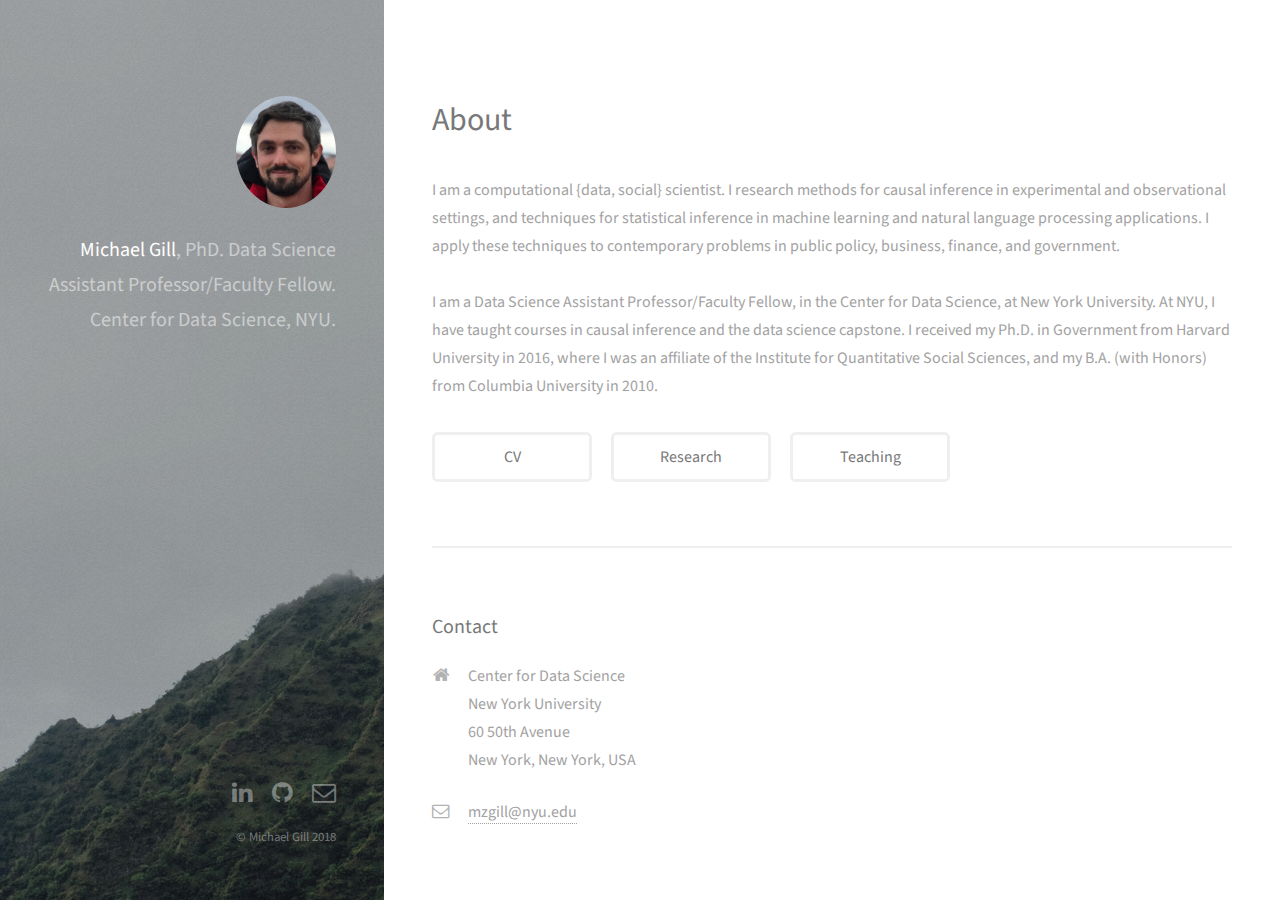
<file: index.html>
<!DOCTYPE HTML>
<!--
	Strata by Pixelarity
	pixelarity.com | hello@pixelarity.com
	License: pixelarity.com/license
-->
<html>
	<head>
		<title>Michael Gill, PhD || {Data, social} scientist</title>
		<meta charset="utf-8" />
		<meta name="viewport" content="" ="width=device-width, initial-scale=2" />
		<!--[if lte IE 8]><script src="assets/js/ie/html5shiv.js"></script><![endif]-->
		<link rel="stylesheet" href="assets/css/main.css" />
		<!--[if lte IE 8]><link rel="stylesheet" href="assets/css/ie8.css" /><![endif]-->
	</head>
	<body id="top">

		<!-- Header -->
			<header id="header">
				<div class="inner">
					<a href="index.html" class="image avatar"><img src="images/IMG_3301.jpg" alt="" /></a>
					<h1><strong>Michael Gill</strong>, PhD.<br />
					Data Science Assistant Professor/Faculty Fellow.<br />
					Center for Data Science, NYU.<br />
				</h1>
				</div>
			</header>

		<!-- Main -->
			<div id="main">

				<!-- One -->
					<section id="one">
						<header class="major">
							<h2>About</h2>
						</header>
						<p> I am a computational {data, social} scientist. I research methods for causal inference in experimental and observational settings, and techniques for statistical inference in machine learning and natural language processing applications. I apply these techniques to contemporary problems in public policy, business, finance, and government. <br><br>

						I am a Data Science Assistant Professor/Faculty Fellow, in the Center for Data Science, at New York University. At NYU, I have taught courses in causal inference and the data science capstone. I received my Ph.D. in Government from Harvard University in 2016, where I was an affiliate of the Institute for Quantitative Social Sciences, and my B.A. (with Honors) from Columbia University in 2010. </p>
						<ul class="actions">
							<li><a href="cv.html" class="button">CV</a></li>
							<li><a href="papers.html" class="button">Research</a></li>							
							<li><a href="teaching.html" class="button">Teaching</a></li>
						</ul>
					</section>

				<!-- Two -->
								<!--

					<section id="two">
						<h2>Research</h2>
						<div class="row">
							<article class="6u 18u$(xsmall) work-item">
								<a href="images/fulls/01.jpg" class="image fit thumb"><img src="images/thumbs/01.jpg" alt="" /></a>
								<h3>Magna sed consequat tempus</h3>
								<p>Lorem ipsum dolor sit amet nisl sed nullam feugiat.</p>
							</article>
							<article class="6u$ 18u$(xsmall) work-item">
								<a href="images/fulls/02.jpg" class="image fit thumb"><img src="images/thumbs/02.jpg" alt="" /></a>
								<h3>Ultricies lacinia interdum</h3>
								<p>Lorem ipsum dolor sit amet nisl sed nullam feugiat.</p>
							</article>
							<article class="6u 18u$(xsmall) work-item">
								<a href="images/fulls/03.jpg" class="image fit thumb"><img src="images/thumbs/03.jpg" alt="" /></a>
								<h3>Tortor metus commodo</h3>
								<p>Lorem ipsum dolor sit amet nisl sed nullam feugiat.</p>
							</article>
							<article class="6u$ 18u$(xsmall) work-item">
								<a href="images/fulls/04.jpg" class="image fit thumb"><img src="images/thumbs/04.jpg" alt="" /></a>
								<h3>Quam neque phasellus</h3>
								<p>Lorem ipsum dolor sit amet nisl sed nullam feugiat.</p>
							</article>
						</div>
						<ul class="actions">
							<li><a href="papers.html" class="button">Papers</a></li>
						</ul>
					</section>



				<!-- Three -->
					<section id="three">
						<h2>Contact</h2>
							<div class="4u$ 12u$(small)">
								<ul class="labeled-icons">
									<li>
										<h3 class="icon fa-home"><span class="label">Address</span></h3>
										Center for Data Science <br />
										New York University <br />
										60 50th Avenue <br />
										New York, New York, USA <br />
										
									</li>
									<li>
										<h3 class="icon fa-envelope-o"><span class="label">Email</span></h3>
										<a href="mailto:mzgill@nyu.edu">mzgill@nyu.edu</a>
									</li>
								</ul>
							</div>
						</div>
					</section>

				<!-- Four -->
				<!--
					<section id="four">
						<h2>Elements</h2>

						<section>
							<h4>Text</h4>
							<p>This is <b>bold</b> and this is <strong>strong</strong>. This is <i>italic</i> and this is <em>emphasized</em>.
							This is <sup>superscript</sup> text and this is <sub>subscript</sub> text.
							This is <u>underlined</u> and this is code: <code>for (;;) { ... }</code>. Finally, <a href="#">this is a link</a>.</p>
							<hr />
							<header>
								<h4>Heading with a Subtitle</h4>
								<p>Lorem ipsum dolor sit amet nullam id egestas urna aliquam</p>
							</header>
							<p>Nunc lacinia ante nunc ac lobortis. Interdum adipiscing gravida odio porttitor sem non mi integer non faucibus ornare mi ut ante amet placerat aliquet. Volutpat eu sed ante lacinia sapien lorem accumsan varius montes viverra nibh in adipiscing blandit tempus accumsan.</p>
							<header>
								<h5>Heading with a Subtitle</h5>
								<p>Lorem ipsum dolor sit amet nullam id egestas urna aliquam</p>
							</header>
							<p>Nunc lacinia ante nunc ac lobortis. Interdum adipiscing gravida odio porttitor sem non mi integer non faucibus ornare mi ut ante amet placerat aliquet. Volutpat eu sed ante lacinia sapien lorem accumsan varius montes viverra nibh in adipiscing blandit tempus accumsan.</p>
							<hr />
							<h2>Heading Level 2</h2>
							<h3>Heading Level 3</h3>
							<h4>Heading Level 4</h4>
							<h5>Heading Level 5</h5>
							<h6>Heading Level 6</h6>
							<hr />
							<h5>Blockquote</h5>
							<blockquote>Fringilla nisl. Donec accumsan interdum nisi, quis tincidunt felis sagittis eget tempus euismod. Vestibulum ante ipsum primis in faucibus vestibulum. Blandit adipiscing eu felis iaculis volutpat ac adipiscing accumsan faucibus. Vestibulum ante ipsum primis in faucibus lorem ipsum dolor sit amet nullam adipiscing eu felis.</blockquote>
							<h5>Preformatted</h5>
							<pre><code>i = 0;

while (!deck.isInOrder()) {
print 'Iteration ' + i;
deck.shuffle();
i++;
}

print 'It took ' + i + ' iterations to sort the deck.';</code></pre>
						</section>

						<section>
							<h4>Lists</h4>
							<div class="row">
								<div class="6u 12u$(xsmall)">
									<h5>Unordered</h5>
									<ul>
										<li>Dolor pulvinar etiam magna etiam.</li>
										<li>Sagittis adipiscing lorem eleifend.</li>
										<li>Felis enim feugiat dolore viverra.</li>
									</ul>
									<h5>Alternate</h5>
									<ul class="alt">
										<li>Dolor pulvinar etiam magna etiam.</li>
										<li>Sagittis adipiscing lorem eleifend.</li>
										<li>Felis enim feugiat dolore viverra.</li>
									</ul>
								</div>
								<div class="6u$ 12u$(xsmall)">
									<h5>Ordered</h5>
									<ol>
										<li>Dolor pulvinar etiam magna etiam.</li>
										<li>Etiam vel felis at lorem sed viverra.</li>
										<li>Felis enim feugiat dolore viverra.</li>
										<li>Dolor pulvinar etiam magna etiam.</li>
										<li>Etiam vel felis at lorem sed viverra.</li>
										<li>Felis enim feugiat dolore viverra.</li>
									</ol>
									<h5>Icons</h5>
									<ul class="icons">
										<li><a href="#" class="icon fa-twitter"><span class="label">Twitter</span></a></li>
										<li><a href="#" class="icon fa-facebook"><span class="label">Facebook</span></a></li>
										<li><a href="#" class="icon fa-instagram"><span class="label">Instagram</span></a></li>
										<li><a href="#" class="icon fa-github"><span class="label">Github</span></a></li>
										<li><a href="#" class="icon fa-dribbble"><span class="label">Dribbble</span></a></li>
										<li><a href="#" class="icon fa-tumblr"><span class="label">Tumblr</span></a></li>
									</ul>
								</div>
							</div>
							<h5>Actions</h5>
							<ul class="actions">
								<li><a href="#" class="button special">Default</a></li>
								<li><a href="#" class="button">Default</a></li>
							</ul>
							<ul class="actions small">
								<li><a href="#" class="button special small">Small</a></li>
								<li><a href="#" class="button small">Small</a></li>
							</ul>
							<div class="row">
								<div class="6u 12u$(small)">
									<ul class="actions vertical">
										<li><a href="#" class="button special">Default</a></li>
										<li><a href="#" class="button">Default</a></li>
									</ul>
								</div>
								<div class="6u$ 12u$(small)">
									<ul class="actions vertical small">
										<li><a href="#" class="button special small">Small</a></li>
										<li><a href="#" class="button small">Small</a></li>
									</ul>
								</div>
								<div class="6u 12u$(small)">
									<ul class="actions vertical">
										<li><a href="#" class="button special fit">Default</a></li>
										<li><a href="#" class="button fit">Default</a></li>
									</ul>
								</div>
								<div class="6u$ 12u$(small)">
									<ul class="actions vertical small">
										<li><a href="#" class="button special small fit">Small</a></li>
										<li><a href="#" class="button small fit">Small</a></li>
									</ul>
								</div>
							</div>
						</section>

						<section>
							<h4>Table</h4>
							<h5>Default</h5>
							<div class="table-wrapper">
								<table>
									<thead>
										<tr>
											<th>Name</th>
											<th>Description</th>
											<th>Price</th>
										</tr>
									</thead>
									<tbody>
										<tr>
											<td>Item One</td>
											<td>Ante turpis integer aliquet porttitor.</td>
											<td>29.99</td>
										</tr>
										<tr>
											<td>Item Two</td>
											<td>Vis ac commodo adipiscing arcu aliquet.</td>
											<td>19.99</td>
										</tr>
										<tr>
											<td>Item Three</td>
											<td> Morbi faucibus arcu accumsan lorem.</td>
											<td>29.99</td>
										</tr>
										<tr>
											<td>Item Four</td>
											<td>Vitae integer tempus condimentum.</td>
											<td>19.99</td>
										</tr>
										<tr>
											<td>Item Five</td>
											<td>Ante turpis integer aliquet porttitor.</td>
											<td>29.99</td>
										</tr>
									</tbody>
									<tfoot>
										<tr>
											<td colspan="2"></td>
											<td>100.00</td>
										</tr>
									</tfoot>
								</table>
							</div>

							<h5>Alternate</h5>
							<div class="table-wrapper">
								<table class="alt">
									<thead>
										<tr>
											<th>Name</th>
											<th>Description</th>
											<th>Price</th>
										</tr>
									</thead>
									<tbody>
										<tr>
											<td>Item One</td>
											<td>Ante turpis integer aliquet porttitor.</td>
											<td>29.99</td>
										</tr>
										<tr>
											<td>Item Two</td>
											<td>Vis ac commodo adipiscing arcu aliquet.</td>
											<td>19.99</td>
										</tr>
										<tr>
											<td>Item Three</td>
											<td> Morbi faucibus arcu accumsan lorem.</td>
											<td>29.99</td>
										</tr>
										<tr>
											<td>Item Four</td>
											<td>Vitae integer tempus condimentum.</td>
											<td>19.99</td>
										</tr>
										<tr>
											<td>Item Five</td>
											<td>Ante turpis integer aliquet porttitor.</td>
											<td>29.99</td>
										</tr>
									</tbody>
									<tfoot>
										<tr>
											<td colspan="2"></td>
											<td>100.00</td>
										</tr>
									</tfoot>
								</table>
							</div>
						</section>

						<section>
							<h4>Buttons</h4>
							<ul class="actions">
								<li><a href="#" class="button special">Special</a></li>
								<li><a href="#" class="button">Default</a></li>
							</ul>
							<ul class="actions">
								<li><a href="#" class="button big">Big</a></li>
								<li><a href="#" class="button">Default</a></li>
								<li><a href="#" class="button small">Small</a></li>
							</ul>
							<ul class="actions fit">
								<li><a href="#" class="button special fit">Fit</a></li>
								<li><a href="#" class="button fit">Fit</a></li>
							</ul>
							<ul class="actions fit small">
								<li><a href="#" class="button special fit small">Fit + Small</a></li>
								<li><a href="#" class="button fit small">Fit + Small</a></li>
							</ul>
							<ul class="actions">
								<li><a href="#" class="button special icon fa-download">Icon</a></li>
								<li><a href="#" class="button icon fa-download">Icon</a></li>
							</ul>
							<ul class="actions">
								<li><span class="button special disabled">Special</span></li>
								<li><span class="button disabled">Default</span></li>
							</ul>
						</section>

						<section>
							<h4>Form</h4>
							<form method="post" action="#">
								<div class="row uniform 50%">
									<div class="6u 12u$(xsmall)">
										<input type="text" name="demo-name" id="demo-name" value="" placeholder="Name" />
									</div>
									<div class="6u$ 12u$(xsmall)">
										<input type="email" name="demo-email" id="demo-email" value="" placeholder="Email" />
									</div>
									<div class="12u$">
										<div class="select-wrapper">
											<select name="demo-category" id="demo-category">
												<option value="">- Category -</option>
												<option value="1">Manufacturing</option>
												<option value="1">Shipping</option>
												<option value="1">Administration</option>
												<option value="1">Human Resources</option>
											</select>
										</div>
									</div>
									<div class="4u 12u$(small)">
										<input type="radio" id="demo-priority-low" name="demo-priority" checked>
										<label for="demo-priority-low">Low Priority</label>
									</div>
									<div class="4u 12u$(small)">
										<input type="radio" id="demo-priority-normal" name="demo-priority">
										<label for="demo-priority-normal">Normal Priority</label>
									</div>
									<div class="4u$ 12u(small)">
										<input type="radio" id="demo-priority-high" name="demo-priority">
										<label for="demo-priority-high">High Priority</label>
									</div>
									<div class="6u 12u$(small)">
										<input type="checkbox" id="demo-copy" name="demo-copy">
										<label for="demo-copy">Email me a copy of this message</label>
									</div>
									<div class="6u$ 12u$(small)">
										<input type="checkbox" id="demo-human" name="demo-human" checked>
										<label for="demo-human">I am a human and not a robot</label>
									</div>
									<div class="12u$">
										<textarea name="demo-message" id="demo-message" placeholder="Enter your message" rows="6"></textarea>
									</div>
									<div class="12u$">
										<ul class="actions">
											<li><input type="submit" value="Send Message" class="special" /></li>
											<li><input type="reset" value="Reset" /></li>
										</ul>
									</div>
								</div>
							</form>
						</section>

						<section>
							<h4>Image</h4>
							<h5>Fit</h5>
							<div class="box alt">
								<div class="row 50% uniform">
									<div class="12u$"><span class="image fit"><img src="images/fulls/05.jpg" alt="" /></span></div>
									<div class="4u"><span class="image fit"><img src="images/thumbs/01.jpg" alt="" /></span></div>
									<div class="4u"><span class="image fit"><img src="images/thumbs/02.jpg" alt="" /></span></div>
									<div class="4u$"><span class="image fit"><img src="images/thumbs/03.jpg" alt="" /></span></div>
									<div class="4u"><span class="image fit"><img src="images/thumbs/04.jpg" alt="" /></span></div>
									<div class="4u"><span class="image fit"><img src="images/thumbs/05.jpg" alt="" /></span></div>
									<div class="4u$"><span class="image fit"><img src="images/thumbs/06.jpg" alt="" /></span></div>
									<div class="4u"><span class="image fit"><img src="images/thumbs/03.jpg" alt="" /></span></div>
									<div class="4u"><span class="image fit"><img src="images/thumbs/02.jpg" alt="" /></span></div>
									<div class="4u$"><span class="image fit"><img src="images/thumbs/01.jpg" alt="" /></span></div>
								</div>
							</div>
							<h5>Left &amp; Right</h5>
							<p><span class="image left"><img src="images/avatar.jpg" alt="" /></span>Fringilla nisl. Donec accumsan interdum nisi, quis tincidunt felis sagittis eget. tempus euismod. Vestibulum ante ipsum primis in faucibus vestibulum. Blandit adipiscing eu felis iaculis volutpat ac adipiscing accumsan eu faucibus. Integer ac pellentesque praesent tincidunt felis sagittis eget. tempus euismod. Vestibulum ante ipsum primis in faucibus vestibulum. Blandit adipiscing eu felis iaculis volutpat ac adipiscing accumsan eu faucibus. Integer ac pellentesque praesent. Donec accumsan interdum nisi, quis tincidunt felis sagittis eget. tempus euismod. Vestibulum ante ipsum primis in faucibus vestibulum. Blandit adipiscing eu felis iaculis volutpat ac adipiscing accumsan eu faucibus. Integer ac pellentesque praesent tincidunt felis sagittis eget. tempus euismod. Vestibulum ante ipsum primis in faucibus vestibulum. Blandit adipiscing eu felis iaculis volutpat ac adipiscing accumsan eu faucibus. Integer ac pellentesque praesent.</p>
							<p><span class="image right"><img src="images/avatar.jpg" alt="" /></span>Fringilla nisl. Donec accumsan interdum nisi, quis tincidunt felis sagittis eget. tempus euismod. Vestibulum ante ipsum primis in faucibus vestibulum. Blandit adipiscing eu felis iaculis volutpat ac adipiscing accumsan eu faucibus. Integer ac pellentesque praesent tincidunt felis sagittis eget. tempus euismod. Vestibulum ante ipsum primis in faucibus vestibulum. Blandit adipiscing eu felis iaculis volutpat ac adipiscing accumsan eu faucibus. Integer ac pellentesque praesent. Donec accumsan interdum nisi, quis tincidunt felis sagittis eget. tempus euismod. Vestibulum ante ipsum primis in faucibus vestibulum. Blandit adipiscing eu felis iaculis volutpat ac adipiscing accumsan eu faucibus. Integer ac pellentesque praesent tincidunt felis sagittis eget. tempus euismod. Vestibulum ante ipsum primis in faucibus vestibulum. Blandit adipiscing eu felis iaculis volutpat ac adipiscing accumsan eu faucibus. Integer ac pellentesque praesent.</p>
						</section>

					</section>
				-->

			<!--</div>

		<!-- Footer -->
			<footer id="footer">
				<div class="inner">
					<ul class="icons">
						<li><a href="https://www.linkedin.com/in/michael-gill-2799568a/" class="icon fa-linkedin"><span class="label">LinkedIn</span></a></li>
						<li><a href="https://github.com/mzgill" class="icon fa-github"><span class="label">Github</span></a></li>
						<li><a href="mailto:mzgill@nyu.edu" class="icon fa-envelope-o"><span class="label">Email</span></a></li>
					</ul>
					<ul class="copyright">
						<li>&copy; Michael Gill 2018</li>
					</ul>
				</div>
			</footer>

		<!-- Scripts -->
			<script src="assets/js/jquery.min.js"></script>
			<script src="assets/js/jquery.poptrox.min.js"></script>
			<script src="assets/js/skel.min.js"></script>
			<script src="assets/js/util.js"></script>
			<!--[if lte IE 8]><script src="assets/js/ie/respond.min.js"></script><![endif]-->
			<script src="assets/js/main.js"></script>

	</body>
</html>
</file>
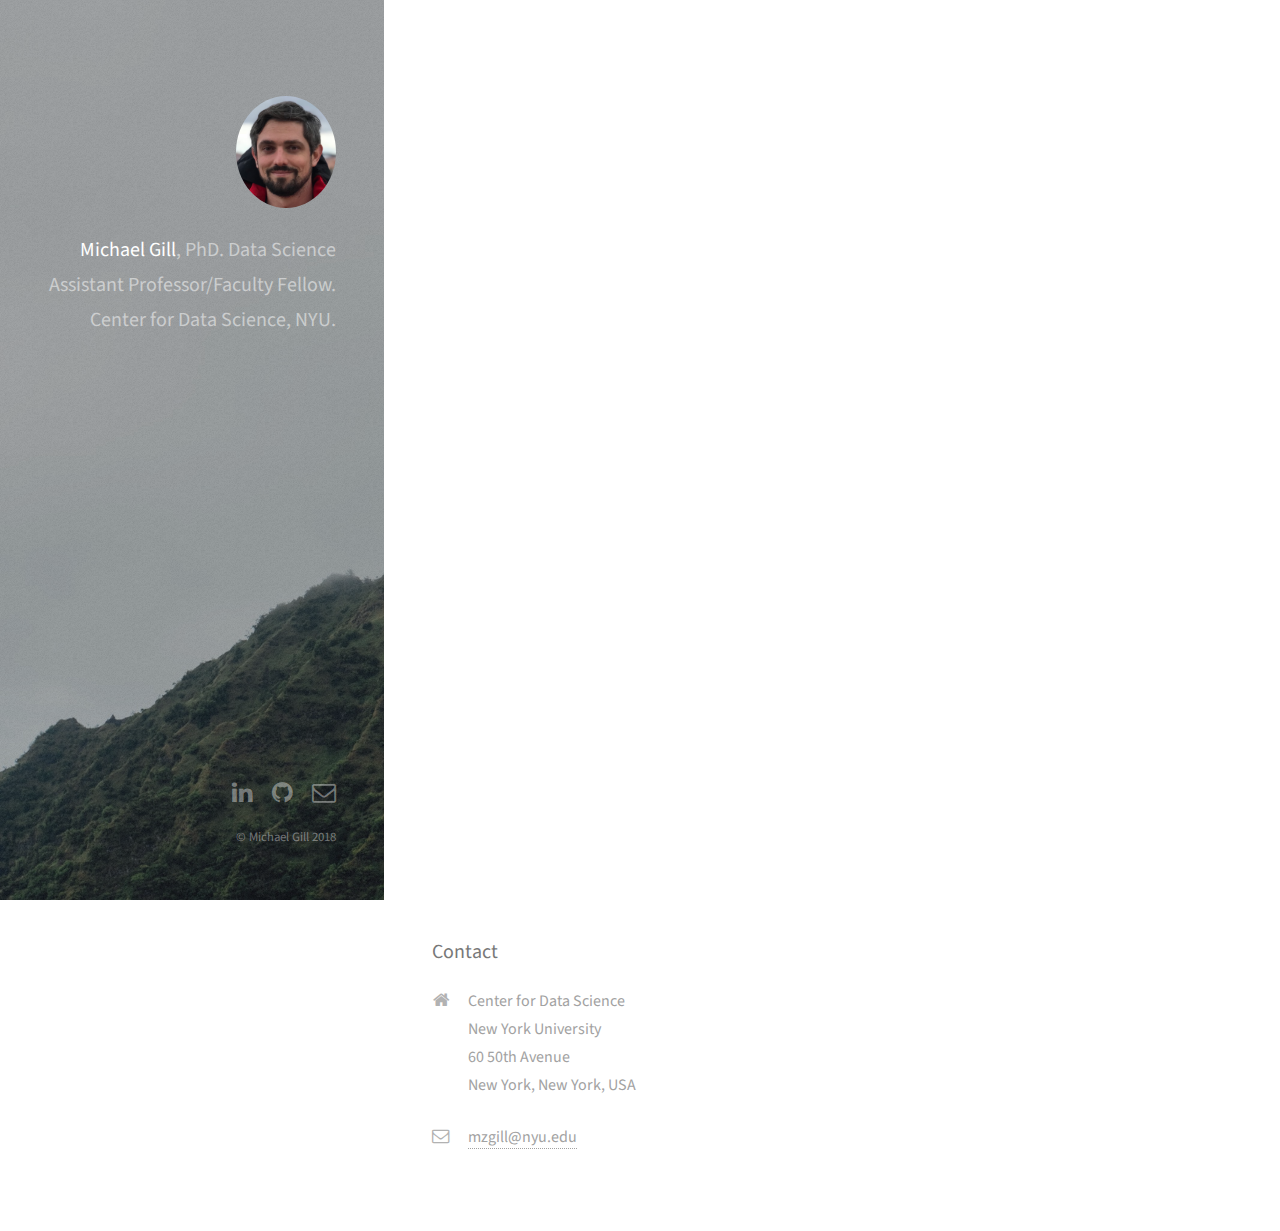
<file: beer.html>
<!DOCTYPE HTML>
<!--
	Strata by Pixelarity
	pixelarity.com | hello@pixelarity.com
	License: pixelarity.com/license
-->
<html>
	<head>
		<title>Michael Gill, PhD || {Data, social} scientist</title>
		<meta charset="utf-8" />
		<meta name="viewport" content="" ="width=device-width, initial-scale=1" />
		<!--[if lte IE 8]><script src="assets/js/ie/html5shiv.js"></script><![endif]-->
		<link rel="stylesheet" href="assets/css/main.css" />
		<!--[if lte IE 8]><link rel="stylesheet" href="assets/css/ie8.css" /><![endif]-->
	</head>
	<body id="top">

		<!-- Header -->
			<header id="header">
				<div class="inner">
					<a href="index.html" class="image avatar"><img src="images/IMG_3301.jpg" alt="" /></a>
					<h1><strong>Michael Gill</strong>, PhD.<br />
					Data Science Assistant Professor/Faculty Fellow.<br />
					Center for Data Science, NYU.<br />
				</h1>
				</div>
			</header>

		<!-- Main -->
			<div id="main">

				<!-- One -->
 
        <div class="right">
		<iframe frameborder="0" height="800" scrolling="no" src="https://michaelgill.shinyapps.io/beer/" width="800"></iframe>
		<p>
		</p


     

     <div id="footer">
    </body>
					</section>

				<!-- Three -->
					<section id="three">
						<h2>Contact</h2>
							<div class="4u$ 12u$(small)">
								<ul class="labeled-icons">
									<li>
										<h3 class="icon fa-home"><span class="label">Address</span></h3>
										Center for Data Science <br />
										New York University <br />
										60 50th Avenue <br />
										New York, New York, USA <br />
										
									</li>
									<li>
										<h3 class="icon fa-envelope-o"><span class="label">Email</span></h3>
										<a href="mailto:mzgill@nyu.edu">mzgill@nyu.edu</a>
									</li>
								</ul>
							</div>
						</div>
					</section>
</div>
			<!-- </div>

		<!-- Footer -->
			<footer id="footer">
				<div class="inner">
					<ul class="icons">
						<li><a href="https://www.linkedin.com/in/michael-gill-2799568a/" class="icon fa-linkedin"><span class="label">LinkedIn</span></a></li>
						<li><a href="https://github.com/mzgill" class="icon fa-github"><span class="label">Github</span></a></li>
						<li><a href="mailto:mzgill@nyu.edu" class="icon fa-envelope-o"><span class="label">Email</span></a></li>
					</ul>
					<ul class="copyright">
						<li>&copy; Michael Gill 2018</li>
					</ul>
				</div>
			</footer>

		<!-- Scripts -->
			<script src="assets/js/jquery.min.js"></script>
			<script src="assets/js/jquery.poptrox.min.js"></script>
			<script src="assets/js/skel.min.js"></script>
			<script src="assets/js/util.js"></script>
			<!--[if lte IE 8]><script src="assets/js/ie/respond.min.js"></script><![endif]-->
			<script src="assets/js/main.js"></script>

	</body>
</html>
</file>
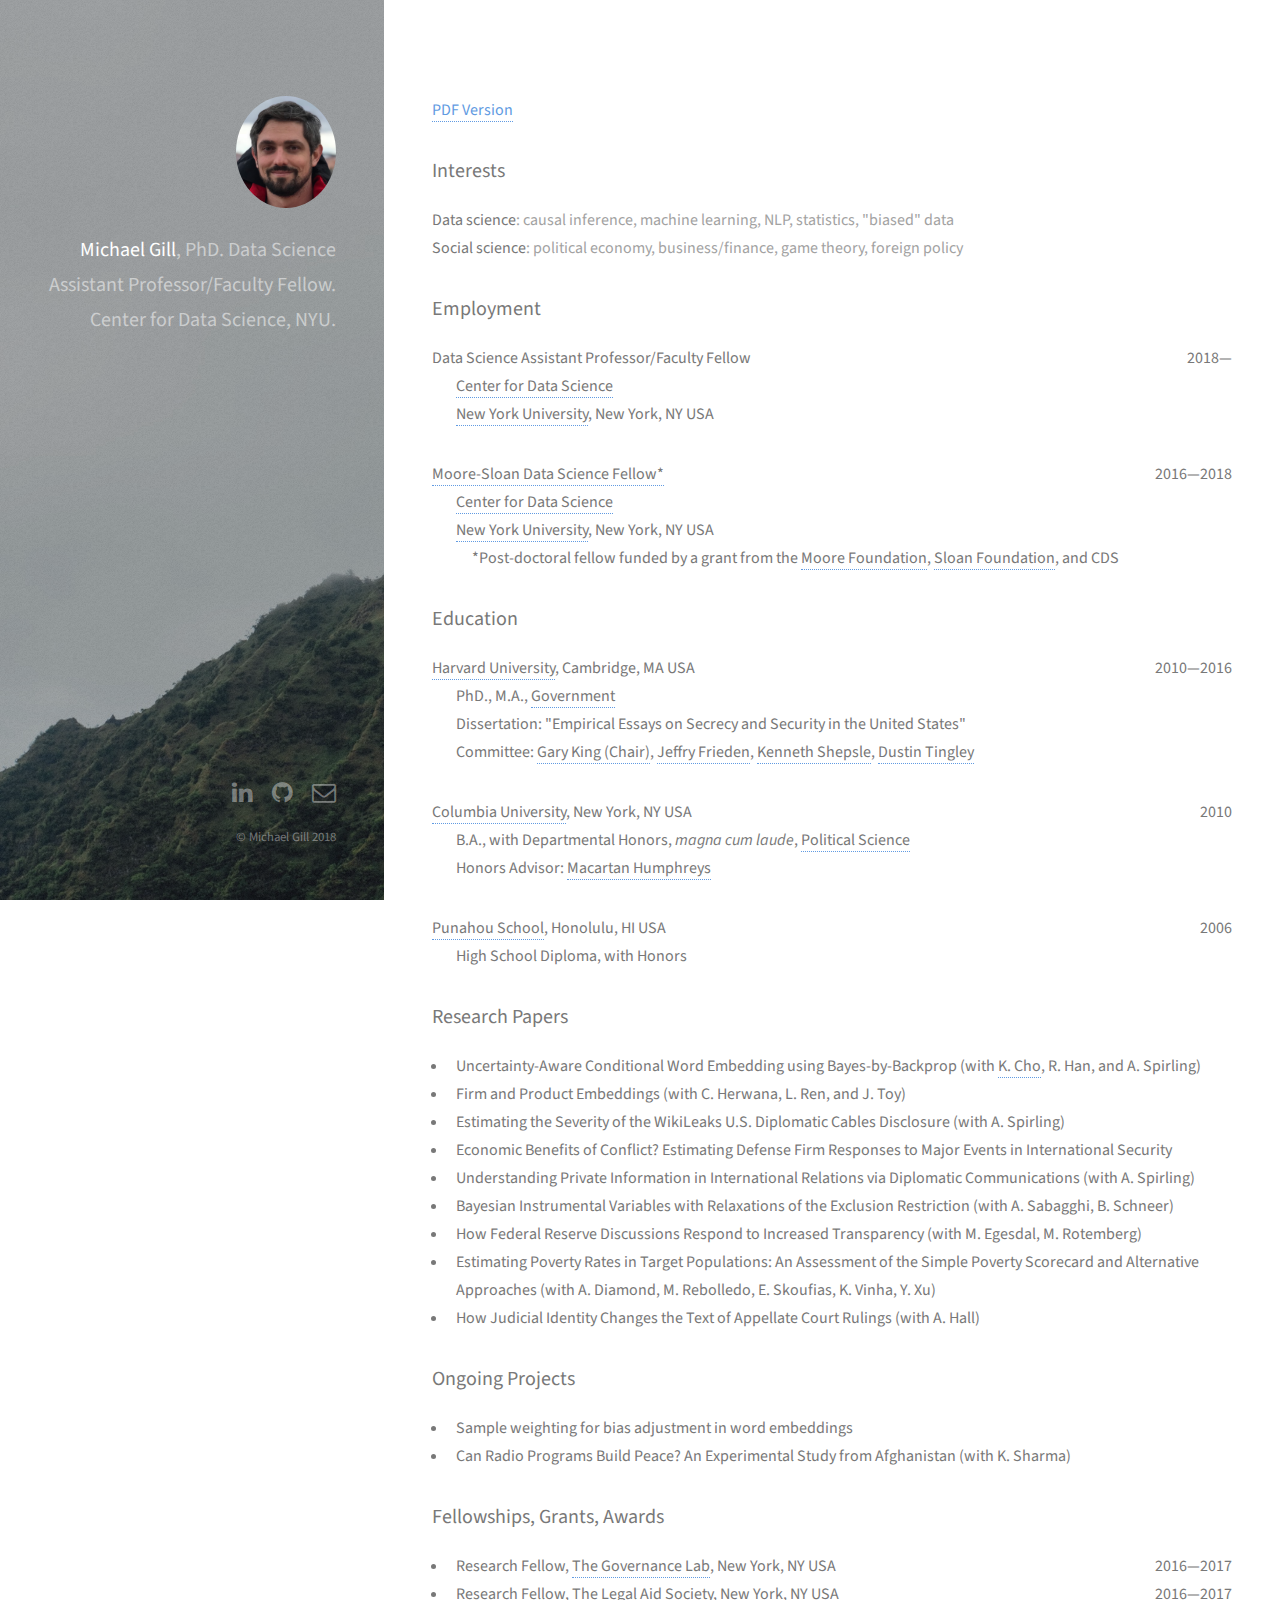
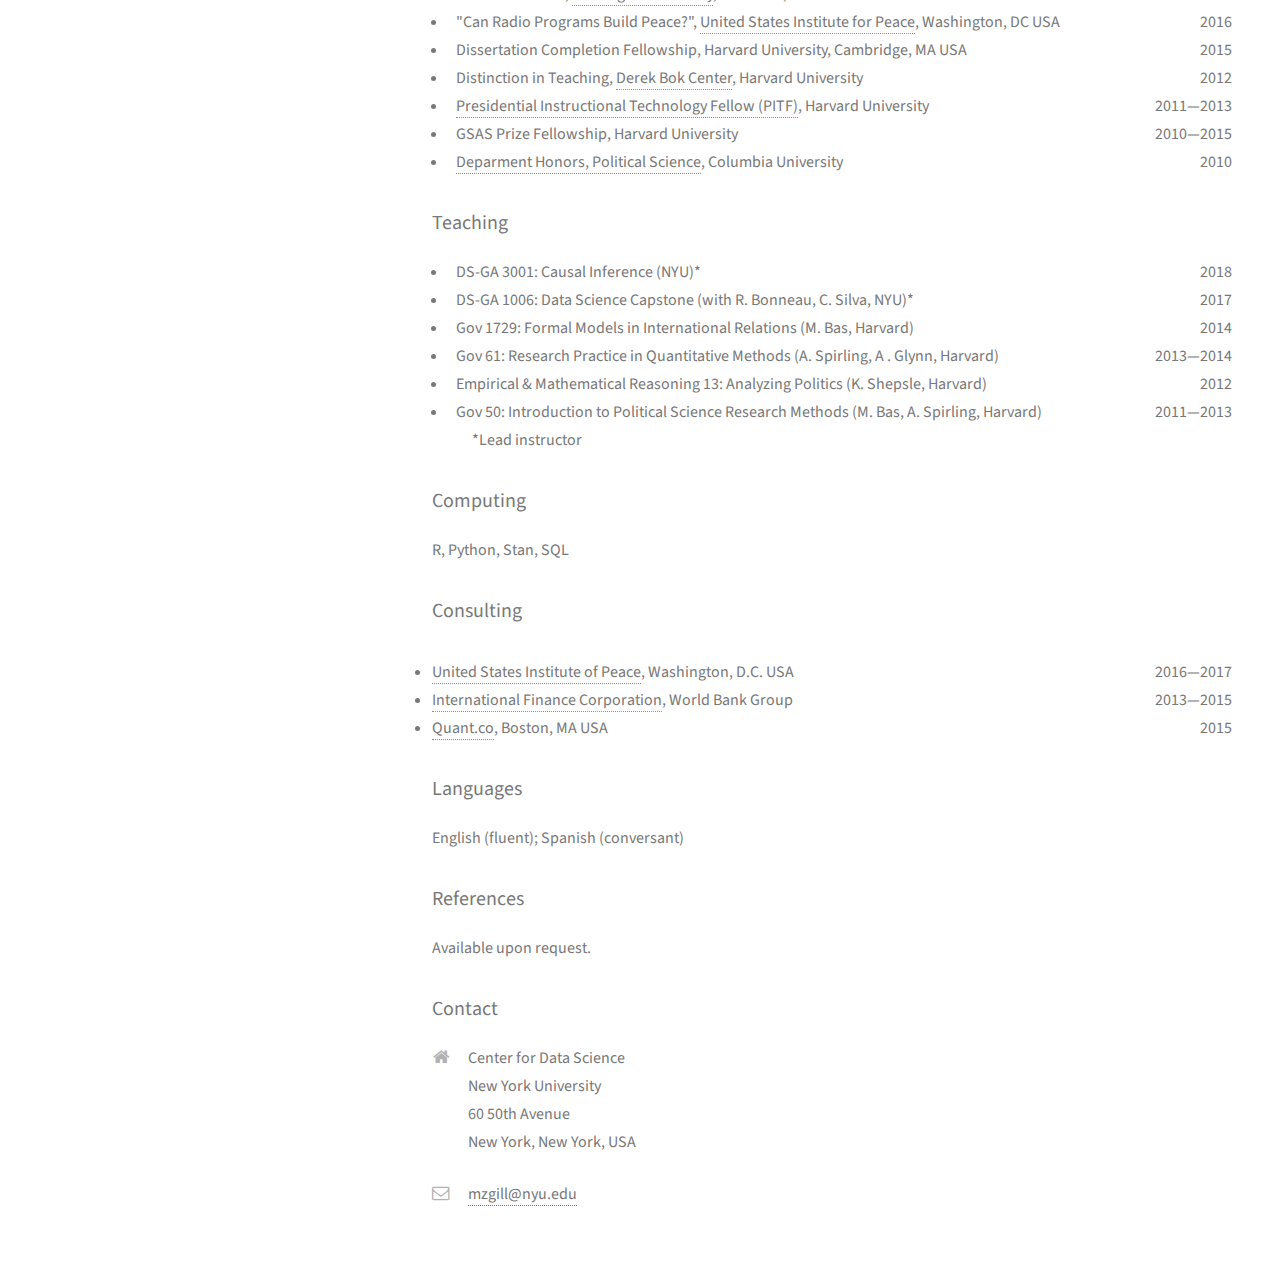
<file: cv.html>
<!DOCTYPE HTML>
<!--
	Strata by Pixelarity
	pixelarity.com | hello@pixelarity.com
	License: pixelarity.com/license
-->
<html>
	<head>
		<title>Michael Gill, PhD || {Data, social} scientist</title>
		<meta charset="utf-8" />
		<meta name="viewport" content="" ="width=device-width, initial-scale=1" />
		<!--[if lte IE 8]><script src="assets/js/ie/html5shiv.js"></script><![endif]-->
		<link rel="stylesheet" href="assets/css/main.css" />
		<!--[if lte IE 8]><link rel="stylesheet" href="assets/css/ie8.css" /><![endif]-->
	</head>
	<body id="top">

		<!-- Header -->
			<header id="header">
				<div class="inner">
					<a href="index.html" class="image avatar"><img src="images/IMG_3301.jpg" alt="" /></a>
					<h1><strong>Michael Gill</strong>, PhD.<br />
					Data Science Assistant Professor/Faculty Fellow.<br />
					Center for Data Science, NYU.<br />
				</h1>
				</div>
			</header>

		<!-- Main -->
			<div id="main">

				<!-- One -->
 
        <div class="right">
        	<a href="docs/Michael-Gill-Resume-copy.pdf">PDF Version</a>
        	<div class="container">
		</div>
        	<p>       
            <h2>Interests</h2>
			<b>Data science</b>: causal inference, machine learning, NLP, statistics, "biased" data<br>
            <b>Social science</b>: political economy, business/finance, game theory, foreign policy
            </p>
         </div>   
        <div class="right">       
            <h2>Employment</h2>
            <span style="text-align:left;">

		<b>Data Science Assistant Professor/Faculty Fellow</b></a></span><span style="float:right;"><b>2018—</b></span>
            <ul style="list-style-type:none">
                <li><a href="https://cds.nyu.edu"><b>Center for Data Science</b></a></li>
                <li><a href="https://www.nyu.edu"><b>New York University<b></a>, New York, NY USA</li>
            </ul>

            <span style="text-align:left;">
		<a href="https://cds.nyu.edu/nyu-moore-sloan-data-science-fellows/"><b>Moore-Sloan Data Science Fellow*</b></a></span><span style="float:right;"><b>2016—2018</b></span>
            <ul style="list-style-type:none">
                <li><a href="https://cds.nyu.edu"><b>Center for Data Science</b></a></li>
                <li><a href="https://www.nyu.edu"><b>New York University<b></a>, New York, NY USA</li>
                <ul style="list-style-type:none">
                	<li>*<font size="3">Post-doctoral fellow funded by a grant from the <a href="https://www.moore.org"><b>Moore Foundation</b></a>, <a href="https://sloan.org"><b>Sloan Foundation</b></a>, and CDS</font></li>
                </ul>
            </ul>
         </div>   
		<h2>Education</h2>
        <span style="text-align:left;">
		<a href="https://www.harvard.edu"><b>Harvard University</b></a>, Cambridge, MA USA</span><span style="float:right;"><b>2010—2016</b></span>
            <ul style="list-style-type:none">
                <li>PhD., M.A., <a href="https://gov.harvard.edu"><b>Government</b></a></li>
                <li>Dissertation: "Empirical Essays on Secrecy and Security in the United States"</li>
                <li>Committee: <a class="one" href="http://gking.harvard.edu"><b>Gary King (Chair)</b></a>, <a href="http://scholar.harvard.edu/jfrieden/home"><b>Jeffry Frieden</b></a>, <a href="http://scholar.harvard.edu/kshepsle/home"><b>Kenneth Shepsle</b></a>, <a href="http://scholar.harvard.edu/dtingley/home"><b>Dustin Tingley</b></a>
            </ul>    

        <span style="text-align:left;">
		<a href="https://www.columbia.edu"><b>Columbia University</b></a>, New York, NY USA</span><span style="float:right;"><b>2010</b></span>
            <ul style="list-style-type:none">
                <li>B.A., with Departmental Honors, <i>magna cum laude</i>, <a href="https://polisci.columbia.edu"><b>Political Science</b></a></li>
                <li>Honors Advisor: <a href="http://www.macartan.nyc"><b>Macartan Humphreys</b></a></li>
            </ul>   

         <span style="text-align:left;">
		<a href="https://www.punahou.edu"><b>Punahou School</b></a>, Honolulu, HI USA</span><span style="float:right;"><b>2006</b></span>
            <ul style="list-style-type:none">
                <li>High School Diploma, with Honors
            </ul>               
		
		<h2>Research Papers</h3>
		<ul>	
		<li><b>Uncertainty-Aware Conditional Word Embedding using Bayes-by-Backprop</b> (with <a href="http://www.kyunghyuncho.me"><b>K. Cho</b></a>, R. Han, and A. Spirling)</li>
		<li><b>Firm and Product Embeddings</b> (with C. Herwana, L. Ren, and J. Toy)</li>
		<li><b>Estimating the Severity of the WikiLeaks U.S. Diplomatic Cables Disclosure</b> (with A. Spirling)<br></li>
		<li><b>Economic Benefits of Conflict? Estimating Defense Firm Responses to Major Events in International Security</b></li>
		<li><b>Understanding Private Information in International Relations via Diplomatic Communications</b> (with A. Spirling)</li>
		<li><b>Bayesian Instrumental Variables with Relaxations of the Exclusion Restriction</b> (with A. Sabagghi, B. Schneer)</li>
		<li><b>How Federal Reserve Discussions Respond to Increased Transparency</b> (with M. Egesdal, M. Rotemberg)</li>
		<li><b>Estimating Poverty Rates in Target Populations: An Assessment of the Simple Poverty Scorecard and Alternative Approaches</b> (with A. Diamond, M. Rebolledo, E. Skoufias, K. Vinha, Y. Xu)</li>
		<li><b>How Judicial Identity Changes the Text of Appellate Court Rulings</b> (with A. Hall)	
		</ul> 

		<h2>Ongoing Projects</h2>
		<ul>	
		<li><b>Sample weighting for bias adjustment in word embeddings</b> </li>
		<li><b>Can Radio Programs Build Peace? An Experimental Study from Afghanistan</b> (with K. Sharma)</li>
		</ul> 


		<h2>Fellowships, Grants, Awards</h2>
		<ul>	
		<li>Research Fellow, <a href="http://www.thegovlab.org"><b>The Governance Lab</b></a>, New York, NY USA</span><span style="float:right;"><b>2016—2017</b></span></li>
		<li>Research Fellow, <a href="https://www.legalaidnyc.org"><b>The Legal Aid Society</b></a>, New York, NY USA</span><span style="float:right;"><b>2016—2017</b></span></li>
		<li>"Can Radio Programs Build Peace?", <a href="https://www.usip.org"><b>United States Institute for Peace</b></a>, Washington, DC USA</span><span style="float:right;"><b>2016</b></span></li>
		<li>Dissertation Completion Fellowship, Harvard University, Cambridge, MA USA</span><span style="float:right;"><b>2015</b></span></li>
		<li>Distinction in Teaching, <a href="https://bokcenter.harvard.edu/home"><b>Derek Bok Center</b></a>, Harvard University </span><span style="float:right;"><b>2012</b></span></li>
		<li><a href="https://pitf.harvard.edu"><b>Presidential Instructional Technology Fellow (PITF)</b></a>, Harvard University<span style="float:right;"><b>2011—2013</b></span></li>
		<li><b>GSAS Prize Fellowship</b>, Harvard University<span style="float:right;"><b>2010—2015</b></span></li>	
		<li><a href="https://polisci.columbia.edu/content/department-honors"><b>Deparment Honors, Political Science</b></a>, Columbia University<span style="float:right;"><b>2010</b></span></li>		
		</ul> 

		<h2>Teaching</h2>
		<ul>
		<li>DS-GA 3001: Causal Inference (NYU)*</span><span style="float:right;"><b>2018</b></span></li>	
		<li>DS-GA 1006: Data Science Capstone (with R. Bonneau, C. Silva, NYU)*</span><span style="float:right;"><b>2017</b></span></li>
		<li>Gov 1729: Formal Models in International Relations (M. Bas, Harvard)</span><span style="float:right;"><b>2014</b></span></li>
		<li>Gov 61: Research Practice in Quantitative Methods (A. Spirling, A . Glynn, Harvard)</span><span style="float:right;"><b>2013—2014</b></span></li>
		<li>Empirical & Mathematical Reasoning 13: Analyzing Politics (K. Shepsle, Harvard)</span><span style="float:right;"><b>2012</b></span></li>
		<li>Gov 50: Introduction to Political Science Research Methods (M. Bas, A. Spirling, Harvard)</span><span style="float:right;"><b>2011—2013</b></span></li>
		<ul style="list-style-type:none">
		<li>*<font size="3">Lead instructor</font></li>
		</ul>
		</ul> 


		<p>
		<h2>Computing</h2>
		R, Python, Stan, SQL
		</p

		<p>
		<h2>Consulting</h2>
		</p
		<ul>
		<li><a href="https://www.usip.org"><b>United States Institute of Peace</b></a>, Washington, D.C. USA</span><span style="float:right;"><b>2016—2017</b></span></li>
		<li><a href="https://www.ifc.org/"><b>International Finance Corporation</b></a>, World Bank Group</span><span style="float:right;"><b>2013—2015</b></span></li>
		<li><a href="http://www.quantco.com"><b>Quant.co</b></a>, Boston, MA USA</span><span style="float:right;"><b>2015</b></span></li>		
		</ul>	


		<p>
		<h2>Languages</h2>
		English (fluent); Spanish (conversant)
		</p

		<p>
		<h2>References</h2>
		Available upon request.
		</p


     

     <div id="footer">
    </body>
					</section>

				<!-- Three -->
					<section id="three">
						<h2>Contact</h2>
							<div class="4u$ 12u$(small)">
								<ul class="labeled-icons">
									<li>
										<h3 class="icon fa-home"><span class="label">Address</span></h3>
										Center for Data Science <br />
										New York University <br />
										60 50th Avenue <br />
										New York, New York, USA <br />
										
									</li>
									<li>
										<h3 class="icon fa-envelope-o"><span class="label">Email</span></h3>
										<a href="mailto:mzgill@nyu.edu">mzgill@nyu.edu</a>
									</li>
								</ul>
							</div>
						</div>
					</section>
</div>
			<!-- </div>

		<!-- Footer -->
			<footer id="footer">
				<div class="inner">
					<ul class="icons">
						<li><a href="https://www.linkedin.com/in/michael-gill-2799568a/" class="icon fa-linkedin"><span class="label">LinkedIn</span></a></li>
						<li><a href="https://github.com/mzgill" class="icon fa-github"><span class="label">Github</span></a></li>
						<li><a href="mailto:mzgill@nyu.edu" class="icon fa-envelope-o"><span class="label">Email</span></a></li>
					</ul>
					<ul class="copyright">
						<li>&copy; Michael Gill 2018</li>
					</ul>
				</div>
			</footer>

		<!-- Scripts -->
			<script src="assets/js/jquery.min.js"></script>
			<script src="assets/js/jquery.poptrox.min.js"></script>
			<script src="assets/js/skel.min.js"></script>
			<script src="assets/js/util.js"></script>
			<!--[if lte IE 8]><script src="assets/js/ie/respond.min.js"></script><![endif]-->
			<script src="assets/js/main.js"></script>

	</body>
</html>
</file>
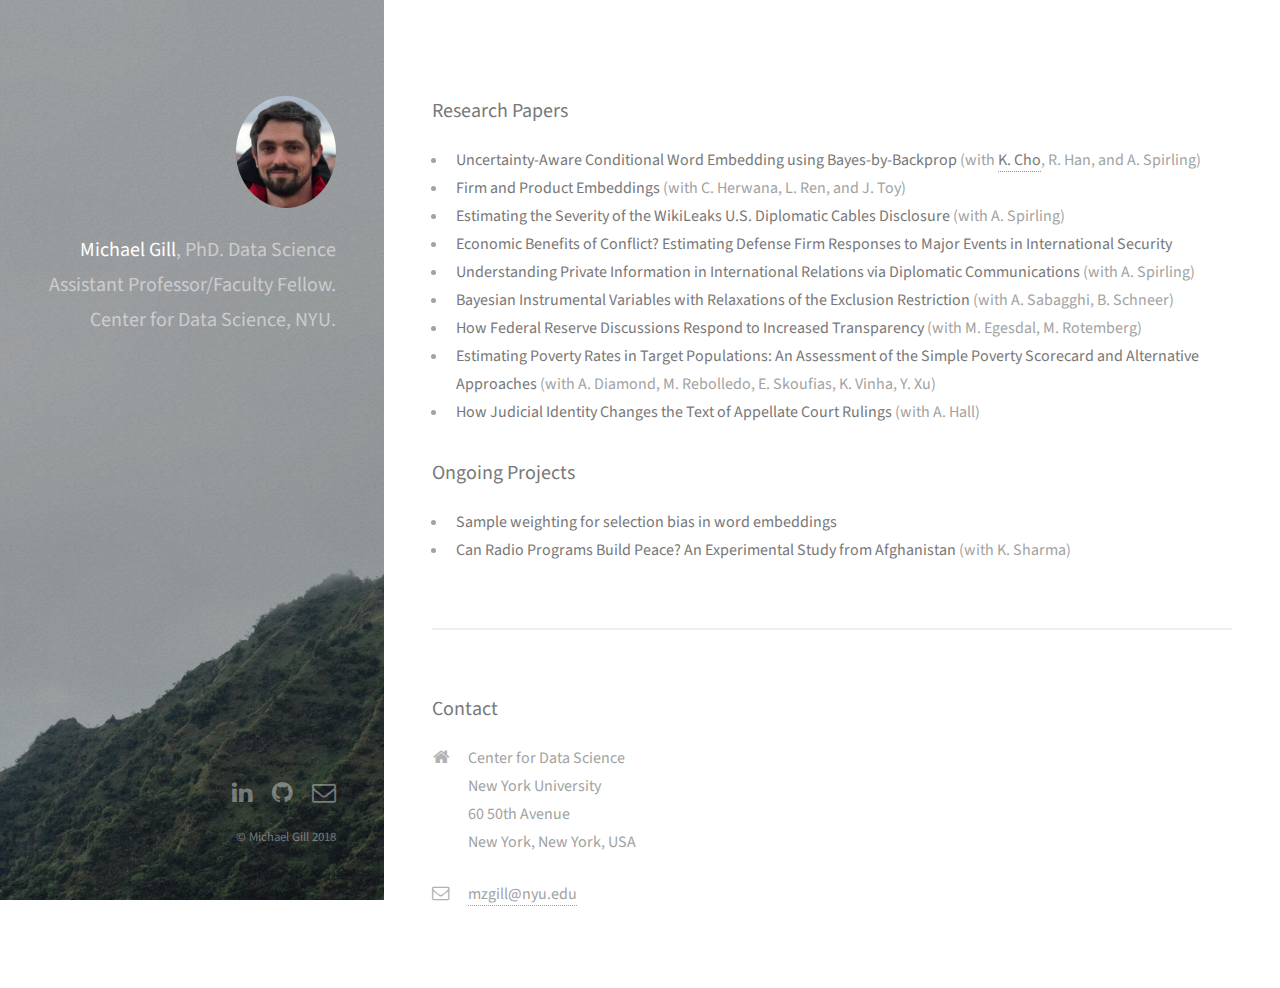
<file: papers.html>
<!DOCTYPE HTML>
<!--
	Strata by Pixelarity
	pixelarity.com | hello@pixelarity.com
	License: pixelarity.com/license
-->
<html>
	<head>
		<title>Michael Gill, PhD || {Data, social} scientist</title>
		<meta charset="utf-8" />
		<meta name="viewport" content="" ="width=device-width, initial-scale=1" />
		<!--[if lte IE 8]><script src="assets/js/ie/html5shiv.js"></script><![endif]-->
		<link rel="stylesheet" href="assets/css/main.css" />
		<!--[if lte IE 8]><link rel="stylesheet" href="assets/css/ie8.css" /><![endif]-->
	</head>
	<body id="top">

		<!-- Header -->
			<header id="header">
				<div class="inner">
					<a href="index.html" class="image avatar"><img src="images/IMG_3301.jpg" alt="" /></a>
					<h1><strong>Michael Gill</strong>, PhD.<br />
					Data Science Assistant Professor/Faculty Fellow.<br />
					Center for Data Science, NYU.<br />
				</h1>
				</div>
			</header>

		<!-- Main -->
			<div id="main">

				<!-- One -->
					<h2>Research Papers</h3>
		<ul>	
		<li><b>Uncertainty-Aware Conditional Word Embedding using Bayes-by-Backprop</b> (with <a href="http://www.kyunghyuncho.me"><b>K. Cho</b></a>, R. Han, and A. Spirling)</li>
		<li><b>Firm and Product Embeddings</b> (with C. Herwana, L. Ren, and J. Toy)</li>
		<li><b>Estimating the Severity of the WikiLeaks U.S. Diplomatic Cables Disclosure</b> (with A. Spirling)<br></li>
		<li><b>Economic Benefits of Conflict? Estimating Defense Firm Responses to Major Events in International Security</b></li>
		<li><b>Understanding Private Information in International Relations via Diplomatic Communications</b> (with A. Spirling)</li>
		<li><b>Bayesian Instrumental Variables with Relaxations of the Exclusion Restriction</b> (with A. Sabagghi, B. Schneer)</li>
		<li><b>How Federal Reserve Discussions Respond to Increased Transparency</b> (with M. Egesdal, M. Rotemberg)</li>
		<li><b>Estimating Poverty Rates in Target Populations: An Assessment of the Simple Poverty Scorecard and Alternative Approaches</b> (with A. Diamond, M. Rebolledo, E. Skoufias, K. Vinha, Y. Xu)</li>
		<li><b>How Judicial Identity Changes the Text of Appellate Court Rulings</b> (with A. Hall)	
		</ul> 

		<h2>Ongoing Projects</h3>
		<ul>	
		<li><b>Sample weighting for selection bias in word embeddings</b> </li>
		<li><b>Can Radio Programs Build Peace? An Experimental Study from Afghanistan</b> (with K. Sharma)</li>
		</ul> 

				
				<!-- Three -->
					<section id="three">
						<h2>Contact</h2>
							<div class="4u$ 12u$(small)">
								<ul class="labeled-icons">
									<li>
										<h3 class="icon fa-home"><span class="label">Address</span></h3>
										Center for Data Science <br />
										New York University <br />
										60 50th Avenue <br />
										New York, New York, USA <br />
										
									</li>
									<li>
										<h3 class="icon fa-envelope-o"><span class="label">Email</span></h3>
										<a href="mailto:mzgill@nyu.edu">mzgill@nyu.edu</a>
									</li>
								</ul>
							</div>
						</div>
					</section>

					<!--	
					<section id="four">
					<h5>Alternate</h5>
							<div class="table-wrapper">
								<table class="alt", width="400">
									<thead>
										<tr>
											<th>Name</th>
											<th>Description</th>
											<th>Price</th>
										</tr>
									</thead>
									<tbody>
										<tr>
											<td>Item One</td>
											<td>Ante turpis integer aliquet porttitor.</td>
											<td>29.99</td>
										</tr>
										<tr>
											<td>Item Two</td>
											<td>Vis ac commodo adipiscing arcu aliquet.</td>
											<td>19.99</td>
										</tr>
										<tr>
											<td>Item Three</td>
											<td> Morbi faucibus arcu accumsan lorem.</td>
											<td>29.99</td>
										</tr>
										<tr>
											<td>Item Four</td>
											<td>Vitae integer tempus condimentum.</td>
											<td>19.99</td>
										</tr>
										<tr>
											<td>Item Five</td>
											<td>Ante turpis integer aliquet porttitor.</td>
											<td>29.99</td>
										</tr>
									</tbody>
									<tfoot>
										<tr>
											<td colspan="2"></td>
											<td>100.00</td>
										</tr>
									</tfoot>
								</table>
							</div>
							</section>

				<!-- Four -->
				<!--
					<section id="four">
						<h2>Elements</h2>

						<section>
							<h4>Text</h4>
							<p>This is <b>bold</b> and this is <strong>strong</strong>. This is <i>italic</i> and this is <em>emphasized</em>.
							This is <sup>superscript</sup> text and this is <sub>subscript</sub> text.
							This is <u>underlined</u> and this is code: <code>for (;;) { ... }</code>. Finally, <a href="#">this is a link</a>.</p>
							<hr />
							<header>
								<h4>Heading with a Subtitle</h4>
								<p>Lorem ipsum dolor sit amet nullam id egestas urna aliquam</p>
							</header>
							<p>Nunc lacinia ante nunc ac lobortis. Interdum adipiscing gravida odio porttitor sem non mi integer non faucibus ornare mi ut ante amet placerat aliquet. Volutpat eu sed ante lacinia sapien lorem accumsan varius montes viverra nibh in adipiscing blandit tempus accumsan.</p>
							<header>
								<h5>Heading with a Subtitle</h5>
								<p>Lorem ipsum dolor sit amet nullam id egestas urna aliquam</p>
							</header>
							<p>Nunc lacinia ante nunc ac lobortis. Interdum adipiscing gravida odio porttitor sem non mi integer non faucibus ornare mi ut ante amet placerat aliquet. Volutpat eu sed ante lacinia sapien lorem accumsan varius montes viverra nibh in adipiscing blandit tempus accumsan.</p>
							<hr />
							<h2>Heading Level 2</h2>
							<h3>Heading Level 3</h3>
							<h4>Heading Level 4</h4>
							<h5>Heading Level 5</h5>
							<h6>Heading Level 6</h6>
							<hr />
							<h5>Blockquote</h5>
							<blockquote>Fringilla nisl. Donec accumsan interdum nisi, quis tincidunt felis sagittis eget tempus euismod. Vestibulum ante ipsum primis in faucibus vestibulum. Blandit adipiscing eu felis iaculis volutpat ac adipiscing accumsan faucibus. Vestibulum ante ipsum primis in faucibus lorem ipsum dolor sit amet nullam adipiscing eu felis.</blockquote>
							<h5>Preformatted</h5>
							<pre><code>i = 0;

while (!deck.isInOrder()) {
print 'Iteration ' + i;
deck.shuffle();
i++;
}

print 'It took ' + i + ' iterations to sort the deck.';</code></pre>
						</section>

						<section>
							<h4>Lists</h4>
							<div class="row">
								<div class="6u 12u$(xsmall)">
									<h5>Unordered</h5>
									<ul>
										<li>Dolor pulvinar etiam magna etiam.</li>
										<li>Sagittis adipiscing lorem eleifend.</li>
										<li>Felis enim feugiat dolore viverra.</li>
									</ul>
									<h5>Alternate</h5>
									<ul class="alt">
										<li>Dolor pulvinar etiam magna etiam.</li>
										<li>Sagittis adipiscing lorem eleifend.</li>
										<li>Felis enim feugiat dolore viverra.</li>
									</ul>
								</div>
								<div class="6u$ 12u$(xsmall)">
									<h5>Ordered</h5>
									<ol>
										<li>Dolor pulvinar etiam magna etiam.</li>
										<li>Etiam vel felis at lorem sed viverra.</li>
										<li>Felis enim feugiat dolore viverra.</li>
										<li>Dolor pulvinar etiam magna etiam.</li>
										<li>Etiam vel felis at lorem sed viverra.</li>
										<li>Felis enim feugiat dolore viverra.</li>
									</ol>
									<h5>Icons</h5>
									<ul class="icons">
										<li><a href="#" class="icon fa-twitter"><span class="label">Twitter</span></a></li>
										<li><a href="#" class="icon fa-facebook"><span class="label">Facebook</span></a></li>
										<li><a href="#" class="icon fa-instagram"><span class="label">Instagram</span></a></li>
										<li><a href="#" class="icon fa-github"><span class="label">Github</span></a></li>
										<li><a href="#" class="icon fa-dribbble"><span class="label">Dribbble</span></a></li>
										<li><a href="#" class="icon fa-tumblr"><span class="label">Tumblr</span></a></li>
									</ul>
								</div>
							</div>
							<h5>Actions</h5>
							<ul class="actions">
								<li><a href="#" class="button special">Default</a></li>
								<li><a href="#" class="button">Default</a></li>
							</ul>
							<ul class="actions small">
								<li><a href="#" class="button special small">Small</a></li>
								<li><a href="#" class="button small">Small</a></li>
							</ul>
							<div class="row">
								<div class="6u 12u$(small)">
									<ul class="actions vertical">
										<li><a href="#" class="button special">Default</a></li>
										<li><a href="#" class="button">Default</a></li>
									</ul>
								</div>
								<div class="6u$ 12u$(small)">
									<ul class="actions vertical small">
										<li><a href="#" class="button special small">Small</a></li>
										<li><a href="#" class="button small">Small</a></li>
									</ul>
								</div>
								<div class="6u 12u$(small)">
									<ul class="actions vertical">
										<li><a href="#" class="button special fit">Default</a></li>
										<li><a href="#" class="button fit">Default</a></li>
									</ul>
								</div>
								<div class="6u$ 12u$(small)">
									<ul class="actions vertical small">
										<li><a href="#" class="button special small fit">Small</a></li>
										<li><a href="#" class="button small fit">Small</a></li>
									</ul>
								</div>
							</div>
						</section>

						<section>
							<h4>Table</h4>
							<h5>Default</h5>
							<div class="table-wrapper">
								<table>
									<thead>
										<tr>
											<th>Name</th>
											<th>Description</th>
											<th>Price</th>
										</tr>
									</thead>
									<tbody>
										<tr>
											<td>Item One</td>
											<td>Ante turpis integer aliquet porttitor.</td>
											<td>29.99</td>
										</tr>
										<tr>
											<td>Item Two</td>
											<td>Vis ac commodo adipiscing arcu aliquet.</td>
											<td>19.99</td>
										</tr>
										<tr>
											<td>Item Three</td>
											<td> Morbi faucibus arcu accumsan lorem.</td>
											<td>29.99</td>
										</tr>
										<tr>
											<td>Item Four</td>
											<td>Vitae integer tempus condimentum.</td>
											<td>19.99</td>
										</tr>
										<tr>
											<td>Item Five</td>
											<td>Ante turpis integer aliquet porttitor.</td>
											<td>29.99</td>
										</tr>
									</tbody>
									<tfoot>
										<tr>
											<td colspan="2"></td>
											<td>100.00</td>
										</tr>
									</tfoot>
								</table>
							</div>

							<h5>Alternate</h5>
							<div class="table-wrapper">
								<table class="alt">
									<thead>
										<tr>
											<th>Name</th>
											<th>Description</th>
											<th>Price</th>
										</tr>
									</thead>
									<tbody>
										<tr>
											<td>Item One</td>
											<td>Ante turpis integer aliquet porttitor.</td>
											<td>29.99</td>
										</tr>
										<tr>
											<td>Item Two</td>
											<td>Vis ac commodo adipiscing arcu aliquet.</td>
											<td>19.99</td>
										</tr>
										<tr>
											<td>Item Three</td>
											<td> Morbi faucibus arcu accumsan lorem.</td>
											<td>29.99</td>
										</tr>
										<tr>
											<td>Item Four</td>
											<td>Vitae integer tempus condimentum.</td>
											<td>19.99</td>
										</tr>
										<tr>
											<td>Item Five</td>
											<td>Ante turpis integer aliquet porttitor.</td>
											<td>29.99</td>
										</tr>
									</tbody>
									<tfoot>
										<tr>
											<td colspan="2"></td>
											<td>100.00</td>
										</tr>
									</tfoot>
								</table>
							</div>
						</section>

						<section>
							<h4>Buttons</h4>
							<ul class="actions">
								<li><a href="#" class="button special">Special</a></li>
								<li><a href="#" class="button">Default</a></li>
							</ul>
							<ul class="actions">
								<li><a href="#" class="button big">Big</a></li>
								<li><a href="#" class="button">Default</a></li>
								<li><a href="#" class="button small">Small</a></li>
							</ul>
							<ul class="actions fit">
								<li><a href="#" class="button special fit">Fit</a></li>
								<li><a href="#" class="button fit">Fit</a></li>
							</ul>
							<ul class="actions fit small">
								<li><a href="#" class="button special fit small">Fit + Small</a></li>
								<li><a href="#" class="button fit small">Fit + Small</a></li>
							</ul>
							<ul class="actions">
								<li><a href="#" class="button special icon fa-download">Icon</a></li>
								<li><a href="#" class="button icon fa-download">Icon</a></li>
							</ul>
							<ul class="actions">
								<li><span class="button special disabled">Special</span></li>
								<li><span class="button disabled">Default</span></li>
							</ul>
						</section>

						<section>
							<h4>Form</h4>
							<form method="post" action="#">
								<div class="row uniform 50%">
									<div class="6u 12u$(xsmall)">
										<input type="text" name="demo-name" id="demo-name" value="" placeholder="Name" />
									</div>
									<div class="6u$ 12u$(xsmall)">
										<input type="email" name="demo-email" id="demo-email" value="" placeholder="Email" />
									</div>
									<div class="12u$">
										<div class="select-wrapper">
											<select name="demo-category" id="demo-category">
												<option value="">- Category -</option>
												<option value="1">Manufacturing</option>
												<option value="1">Shipping</option>
												<option value="1">Administration</option>
												<option value="1">Human Resources</option>
											</select>
										</div>
									</div>
									<div class="4u 12u$(small)">
										<input type="radio" id="demo-priority-low" name="demo-priority" checked>
										<label for="demo-priority-low">Low Priority</label>
									</div>
									<div class="4u 12u$(small)">
										<input type="radio" id="demo-priority-normal" name="demo-priority">
										<label for="demo-priority-normal">Normal Priority</label>
									</div>
									<div class="4u$ 12u(small)">
										<input type="radio" id="demo-priority-high" name="demo-priority">
										<label for="demo-priority-high">High Priority</label>
									</div>
									<div class="6u 12u$(small)">
										<input type="checkbox" id="demo-copy" name="demo-copy">
										<label for="demo-copy">Email me a copy of this message</label>
									</div>
									<div class="6u$ 12u$(small)">
										<input type="checkbox" id="demo-human" name="demo-human" checked>
										<label for="demo-human">I am a human and not a robot</label>
									</div>
									<div class="12u$">
										<textarea name="demo-message" id="demo-message" placeholder="Enter your message" rows="6"></textarea>
									</div>
									<div class="12u$">
										<ul class="actions">
											<li><input type="submit" value="Send Message" class="special" /></li>
											<li><input type="reset" value="Reset" /></li>
										</ul>
									</div>
								</div>
							</form>
						</section>

						<section>
							<h4>Image</h4>
							<h5>Fit</h5>
							<div class="box alt">
								<div class="row 50% uniform">
									<div class="12u$"><span class="image fit"><img src="images/fulls/05.jpg" alt="" /></span></div>
									<div class="4u"><span class="image fit"><img src="images/thumbs/01.jpg" alt="" /></span></div>
									<div class="4u"><span class="image fit"><img src="images/thumbs/02.jpg" alt="" /></span></div>
									<div class="4u$"><span class="image fit"><img src="images/thumbs/03.jpg" alt="" /></span></div>
									<div class="4u"><span class="image fit"><img src="images/thumbs/04.jpg" alt="" /></span></div>
									<div class="4u"><span class="image fit"><img src="images/thumbs/05.jpg" alt="" /></span></div>
									<div class="4u$"><span class="image fit"><img src="images/thumbs/06.jpg" alt="" /></span></div>
									<div class="4u"><span class="image fit"><img src="images/thumbs/03.jpg" alt="" /></span></div>
									<div class="4u"><span class="image fit"><img src="images/thumbs/02.jpg" alt="" /></span></div>
									<div class="4u$"><span class="image fit"><img src="images/thumbs/01.jpg" alt="" /></span></div>
								</div>
							</div>
							<h5>Left &amp; Right</h5>
							<p><span class="image left"><img src="images/avatar.jpg" alt="" /></span>Fringilla nisl. Donec accumsan interdum nisi, quis tincidunt felis sagittis eget. tempus euismod. Vestibulum ante ipsum primis in faucibus vestibulum. Blandit adipiscing eu felis iaculis volutpat ac adipiscing accumsan eu faucibus. Integer ac pellentesque praesent tincidunt felis sagittis eget. tempus euismod. Vestibulum ante ipsum primis in faucibus vestibulum. Blandit adipiscing eu felis iaculis volutpat ac adipiscing accumsan eu faucibus. Integer ac pellentesque praesent. Donec accumsan interdum nisi, quis tincidunt felis sagittis eget. tempus euismod. Vestibulum ante ipsum primis in faucibus vestibulum. Blandit adipiscing eu felis iaculis volutpat ac adipiscing accumsan eu faucibus. Integer ac pellentesque praesent tincidunt felis sagittis eget. tempus euismod. Vestibulum ante ipsum primis in faucibus vestibulum. Blandit adipiscing eu felis iaculis volutpat ac adipiscing accumsan eu faucibus. Integer ac pellentesque praesent.</p>
							<p><span class="image right"><img src="images/avatar.jpg" alt="" /></span>Fringilla nisl. Donec accumsan interdum nisi, quis tincidunt felis sagittis eget. tempus euismod. Vestibulum ante ipsum primis in faucibus vestibulum. Blandit adipiscing eu felis iaculis volutpat ac adipiscing accumsan eu faucibus. Integer ac pellentesque praesent tincidunt felis sagittis eget. tempus euismod. Vestibulum ante ipsum primis in faucibus vestibulum. Blandit adipiscing eu felis iaculis volutpat ac adipiscing accumsan eu faucibus. Integer ac pellentesque praesent. Donec accumsan interdum nisi, quis tincidunt felis sagittis eget. tempus euismod. Vestibulum ante ipsum primis in faucibus vestibulum. Blandit adipiscing eu felis iaculis volutpat ac adipiscing accumsan eu faucibus. Integer ac pellentesque praesent tincidunt felis sagittis eget. tempus euismod. Vestibulum ante ipsum primis in faucibus vestibulum. Blandit adipiscing eu felis iaculis volutpat ac adipiscing accumsan eu faucibus. Integer ac pellentesque praesent.</p>
						</section>

					</section>
				-->

			</div>

		<!-- Footer -->
			<footer id="footer">
				<div class="inner">
					<ul class="icons">
						<li><a href="https://www.linkedin.com/in/michael-gill-2799568a/" class="icon fa-linkedin"><span class="label">LinkedIn</span></a></li>
						<li><a href="https://github.com/mzgill" class="icon fa-github"><span class="label">Github</span></a></li>
						<li><a href="mailto:mzgill@nyu.edu" class="icon fa-envelope-o"><span class="label">Email</span></a></li>
					</ul>
					<ul class="copyright">
						<li>&copy; Michael Gill 2018</li>
					</ul>
				</div>
			</footer>

		<!-- Scripts -->
			<script src="assets/js/jquery.min.js"></script>
			<script src="assets/js/jquery.poptrox.min.js"></script>
			<script src="assets/js/skel.min.js"></script>
			<script src="assets/js/util.js"></script>
			<!--[if lte IE 8]><script src="assets/js/ie/respond.min.js"></script><![endif]-->
			<script src="assets/js/main.js"></script>

	</body>
</html>
</file>
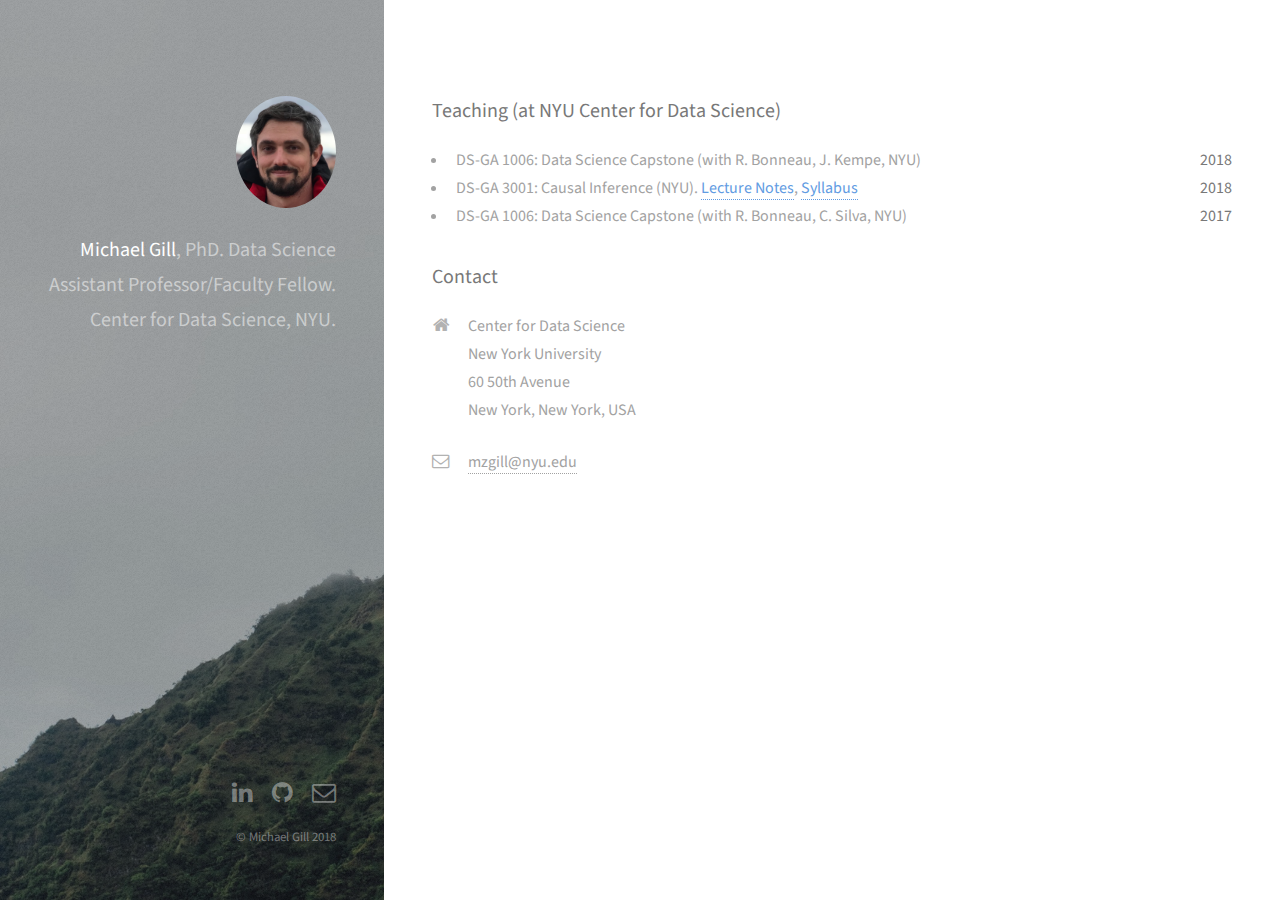
<file: teaching.html>
<!DOCTYPE HTML>
<!--
	Strata by Pixelarity
	pixelarity.com | hello@pixelarity.com
	License: pixelarity.com/license
-->
<html>
	<head>
		<title>Michael Gill, PhD || {Data, social} scientist</title>
		<meta charset="utf-8" />
		<meta name="viewport" content="" ="width=device-width, initial-scale=1" />
		<!--[if lte IE 8]><script src="assets/js/ie/html5shiv.js"></script><![endif]-->
		<link rel="stylesheet" href="assets/css/main.css" />
		<!--[if lte IE 8]><link rel="stylesheet" href="assets/css/ie8.css" /><![endif]-->
	</head>
	<body id="top">

		<!-- Header -->
			<header id="header">
				<div class="inner">
					<a href="index.html" class="image avatar"><img src="images/IMG_3301.jpg" alt="" /></a>
					<h1><strong>Michael Gill</strong>, PhD.<br />
					Data Science Assistant Professor/Faculty Fellow.<br />
					Center for Data Science, NYU.<br />
				</h1>
				</div>
			</header>

		<!-- Main -->
			<div id="main">

				<!-- One -->
 
        <div class="right">
		<h2>Teaching (at NYU Center for Data Science)</h2>
		<ul>
		<li>DS-GA 1006: Data Science Capstone (with R. Bonneau, J. Kempe, NYU)</span><span style="float:right;"><b>2018</b></span></li>
		<li>DS-GA 3001: Causal Inference (NYU). <a href="./docs/LALL.pdf">Lecture Notes</a>, <a href="./docs/CAUSAL_SYLLABUS_2018_012218.pdf">Syllabus</a></span><span style="float:right;"><b>2018</b></span></li>	
		<li>DS-GA 1006: Data Science Capstone (with R. Bonneau, C. Silva, NYU)</span><span style="float:right;"><b>2017</b></span></li>
		</ul>
		</ul> 


		<p>
		</p


     

     <div id="footer">
    </body>
					</section>

				<!-- Three -->
					<section id="three">
						<h2>Contact</h2>
							<div class="4u$ 12u$(small)">
								<ul class="labeled-icons">
									<li>
										<h3 class="icon fa-home"><span class="label">Address</span></h3>
										Center for Data Science <br />
										New York University <br />
										60 50th Avenue <br />
										New York, New York, USA <br />
										
									</li>
									<li>
										<h3 class="icon fa-envelope-o"><span class="label">Email</span></h3>
										<a href="mailto:mzgill@nyu.edu">mzgill@nyu.edu</a>
									</li>
								</ul>
							</div>
						</div>
					</section>
</div>
			<!-- </div>

		<!-- Footer -->
			<footer id="footer">
				<div class="inner">
					<ul class="icons">
						<li><a href="https://www.linkedin.com/in/michael-gill-2799568a/" class="icon fa-linkedin"><span class="label">LinkedIn</span></a></li>
						<li><a href="https://github.com/mzgill" class="icon fa-github"><span class="label">Github</span></a></li>
						<li><a href="mailto:mzgill@nyu.edu" class="icon fa-envelope-o"><span class="label">Email</span></a></li>
					</ul>
					<ul class="copyright">
						<li>&copy; Michael Gill 2018</li>
					</ul>
				</div>
			</footer>

		<!-- Scripts -->
			<script src="assets/js/jquery.min.js"></script>
			<script src="assets/js/jquery.poptrox.min.js"></script>
			<script src="assets/js/skel.min.js"></script>
			<script src="assets/js/util.js"></script>
			<!--[if lte IE 8]><script src="assets/js/ie/respond.min.js"></script><![endif]-->
			<script src="assets/js/main.js"></script>

	</body>
</html>
</file>
<file: assets/css/main.css>
@import url("font-awesome.min.css");
@import url("https://fonts.googleapis.com/css?family=Source+Sans+Pro:400,400italic");

/*
	Strata by Pixelarity
	pixelarity.com | hello@pixelarity.com
	License: pixelarity.com/license
*/

/* Reset */

	html, body, div, span, applet, object, iframe, h1, h2, h3, h4, h5, h6, p, blockquote, pre, a, abbr, acronym, address, big, cite, code, del, dfn, em, img, ins, kbd, q, s, samp, small, strike, strong, sub, sup, tt, var, b, u, i, center, dl, dt, dd, ol, ul, li, fieldset, form, label, legend, table, caption, tbody, tfoot, thead, tr, th, td, article, aside, canvas, details, embed, figure, figcaption, footer, header, hgroup, menu, nav, output, ruby, section, summary, time, mark, audio, video {
		margin: 0;
		padding: 0;
		border: 0;
		font-size: 100%;
		font: inherit;
		vertical-align: baseline;
	}

	article, aside, details, figcaption, figure, footer, header, hgroup, menu, nav, section {
		display: block;
	}

	body {
		line-height: 1;
	}

	ol, ul {
		list-style: none;
	}

	blockquote, q {
		quotes: none;
	}

	blockquote:before, blockquote:after, q:before, q:after {
		content: '';
		content: none;
	}

	table {
		border-collapse: collapse;
		border-spacing: 0;
	}

	body {
		-webkit-text-size-adjust: none;
	}

/* Box Model */

	*, *:before, *:after {
		-moz-box-sizing: border-box;
		-webkit-box-sizing: border-box;
		box-sizing: border-box;
	}

/* Containers */

	.container {
		margin-left: auto;
		margin-right: auto;
	}

	.container.\31 25\25 {
		width: 100%;
		max-width: 1200px;
		min-width: 960px;
	}

	.container.\37 5\25 {
		width: 720px;
	}

	.container.\35 0\25 {
		width: 480px;
	}

	.container.\32 5\25 {
		width: 240px;
	}

	.container {
		width: 960px;
	}

	@media screen and (max-width: 1800px) {

		.container.\31 25\25 {
			width: 100%;
			max-width: 1200px;
			min-width: 960px;
		}

		.container.\37 5\25 {
			width: 720px;
		}

		.container.\35 0\25 {
			width: 480px;
		}

		.container.\32 5\25 {
			width: 240px;
		}

		.container {
			width: 960px;
		}

	}

	@media screen and (max-width: 1280px) {

		.container.\31 25\25 {
			width: 100%;
			max-width: 1200px;
			min-width: 960px;
		}

		.container.\37 5\25 {
			width: 720px;
		}

		.container.\35 0\25 {
			width: 480px;
		}

		.container.\32 5\25 {
			width: 240px;
		}

		.container {
			width: 960px;
		}

	}

	@media screen and (max-width: 980px) {

		.container.\31 25\25 {
			width: 100%;
			max-width: 1200px;
			min-width: 960px;
		}

		.container.\37 5\25 {
			width: 720px;
		}

		.container.\35 0\25 {
			width: 480px;
		}

		.container.\32 5\25 {
			width: 240px;
		}

		.container {
			width: 960px;
		}

	}

	@media screen and (max-width: 736px) {

		.container.\31 25\25 {
			width: 100%;
			max-width: 1200px;
			min-width: 960px;
		}

		.container.\37 5\25 {
			width: 720px;
		}

		.container.\35 0\25 {
			width: 480px;
		}

		.container.\32 5\25 {
			width: 240px;
		}

		.container {
			width: 960px;
		}

	}

	@media screen and (max-width: 480px) {

		.container.\31 25\25 {
			width: 100%;
			max-width: 1200px;
			min-width: 960px;
		}

		.container.\37 5\25 {
			width: 720px;
		}

		.container.\35 0\25 {
			width: 480px;
		}

		.container.\32 5\25 {
			width: 240px;
		}

		.container {
			width: 960px;
		}

	}

/* Grid */

	.row {
		border-bottom: solid 1px transparent;
		-moz-box-sizing: border-box;
		-webkit-box-sizing: border-box;
		box-sizing: border-box;
	}

	.row > * {
		float: left;
		-moz-box-sizing: border-box;
		-webkit-box-sizing: border-box;
		box-sizing: border-box;
	}

	.row:after, .row:before {
		content: '';
		display: block;
		clear: both;
		height: 0;
	}

	.row.uniform > * > :first-child {
		margin-top: 0;
	}

	.row.uniform > * > :last-child {
		margin-bottom: 0;
	}

	.row.\30 \25 > * {
		padding: 0 0 0 0em;
	}

	.row.\30 \25 {
		margin: 0 0 -1px 0em;
	}

	.row.uniform.\30 \25 > * {
		padding: 0em 0 0 0em;
	}

	.row.uniform.\30 \25 {
		margin: 0em 0 -1px 0em;
	}

	.row > * {
		padding: 0 0 0 2.5em;
	}

	.row {
		margin: 0 0 -1px -2.5em;
	}

	.row.uniform > * {
		padding: 2.5em 0 0 2.5em;
	}

	.row.uniform {
		margin: -2.5em 0 -1px -2.5em;
	}

	.row.\32 00\25 > * {
		padding: 0 0 0 5em;
	}

	.row.\32 00\25 {
		margin: 0 0 -1px -5em;
	}

	.row.uniform.\32 00\25 > * {
		padding: 5em 0 0 5em;
	}

	.row.uniform.\32 00\25 {
		margin: -5em 0 -1px -5em;
	}

	.row.\31 50\25 > * {
		padding: 0 0 0 3.75em;
	}

	.row.\31 50\25 {
		margin: 0 0 -1px -3.75em;
	}

	.row.uniform.\31 50\25 > * {
		padding: 3.75em 0 0 3.75em;
	}

	.row.uniform.\31 50\25 {
		margin: -3.75em 0 -1px -3.75em;
	}

	.row.\35 0\25 > * {
		padding: 0 0 0 1.25em;
	}

	.row.\35 0\25 {
		margin: 0 0 -1px -1.25em;
	}

	.row.uniform.\35 0\25 > * {
		padding: 1.25em 0 0 1.25em;
	}

	.row.uniform.\35 0\25 {
		margin: -1.25em 0 -1px -1.25em;
	}

	.row.\32 5\25 > * {
		padding: 0 0 0 0.625em;
	}

	.row.\32 5\25 {
		margin: 0 0 -1px -0.625em;
	}

	.row.uniform.\32 5\25 > * {
		padding: 0.625em 0 0 0.625em;
	}

	.row.uniform.\32 5\25 {
		margin: -0.625em 0 -1px -0.625em;
	}

	.\31 2u, .\31 2u\24 {
		width: 100%;
		clear: none;
		margin-left: 0;
	}

	.\31 1u, .\31 1u\24 {
		width: 91.6666666667%;
		clear: none;
		margin-left: 0;
	}

	.\31 0u, .\31 0u\24 {
		width: 83.3333333333%;
		clear: none;
		margin-left: 0;
	}

	.\39 u, .\39 u\24 {
		width: 75%;
		clear: none;
		margin-left: 0;
	}

	.\38 u, .\38 u\24 {
		width: 66.6666666667%;
		clear: none;
		margin-left: 0;
	}

	.\37 u, .\37 u\24 {
		width: 58.3333333333%;
		clear: none;
		margin-left: 0;
	}

	.\36 u, .\36 u\24 {
		width: 50%;
		clear: none;
		margin-left: 0;
	}

	.\35 u, .\35 u\24 {
		width: 41.6666666667%;
		clear: none;
		margin-left: 0;
	}

	.\34 u, .\34 u\24 {
		width: 33.3333333333%;
		clear: none;
		margin-left: 0;
	}

	.\33 u, .\33 u\24 {
		width: 25%;
		clear: none;
		margin-left: 0;
	}

	.\32 u, .\32 u\24 {
		width: 16.6666666667%;
		clear: none;
		margin-left: 0;
	}

	.\31 u, .\31 u\24 {
		width: 8.3333333333%;
		clear: none;
		margin-left: 0;
	}

	.\31 2u\24 + *,
	.\31 1u\24 + *,
	.\31 0u\24 + *,
	.\39 u\24 + *,
	.\38 u\24 + *,
	.\37 u\24 + *,
	.\36 u\24 + *,
	.\35 u\24 + *,
	.\34 u\24 + *,
	.\33 u\24 + *,
	.\32 u\24 + *,
	.\31 u\24 + * {
		clear: left;
	}

	.\-11u {
		margin-left: 91.66667%;
	}

	.\-10u {
		margin-left: 83.33333%;
	}

	.\-9u {
		margin-left: 75%;
	}

	.\-8u {
		margin-left: 66.66667%;
	}

	.\-7u {
		margin-left: 58.33333%;
	}

	.\-6u {
		margin-left: 50%;
	}

	.\-5u {
		margin-left: 41.66667%;
	}

	.\-4u {
		margin-left: 33.33333%;
	}

	.\-3u {
		margin-left: 25%;
	}

	.\-2u {
		margin-left: 16.66667%;
	}

	.\-1u {
		margin-left: 8.33333%;
	}

	@media screen and (max-width: 1800px) {

		.row > * {
			padding: 0 0 0 2.5em;
		}

		.row {
			margin: 0 0 -1px -2.5em;
		}

		.row.uniform > * {
			padding: 2.5em 0 0 2.5em;
		}

		.row.uniform {
			margin: -2.5em 0 -1px -2.5em;
		}

		.row.\32 00\25 > * {
			padding: 0 0 0 5em;
		}

		.row.\32 00\25 {
			margin: 0 0 -1px -5em;
		}

		.row.uniform.\32 00\25 > * {
			padding: 5em 0 0 5em;
		}

		.row.uniform.\32 00\25 {
			margin: -5em 0 -1px -5em;
		}

		.row.\31 50\25 > * {
			padding: 0 0 0 3.75em;
		}

		.row.\31 50\25 {
			margin: 0 0 -1px -3.75em;
		}

		.row.uniform.\31 50\25 > * {
			padding: 3.75em 0 0 3.75em;
		}

		.row.uniform.\31 50\25 {
			margin: -3.75em 0 -1px -3.75em;
		}

		.row.\35 0\25 > * {
			padding: 0 0 0 1.25em;
		}

		.row.\35 0\25 {
			margin: 0 0 -1px -1.25em;
		}

		.row.uniform.\35 0\25 > * {
			padding: 1.25em 0 0 1.25em;
		}

		.row.uniform.\35 0\25 {
			margin: -1.25em 0 -1px -1.25em;
		}

		.row.\32 5\25 > * {
			padding: 0 0 0 0.625em;
		}

		.row.\32 5\25 {
			margin: 0 0 -1px -0.625em;
		}

		.row.uniform.\32 5\25 > * {
			padding: 0.625em 0 0 0.625em;
		}

		.row.uniform.\32 5\25 {
			margin: -0.625em 0 -1px -0.625em;
		}

		.\31 2u\28xlarge\29, .\31 2u\24\28xlarge\29 {
			width: 100%;
			clear: none;
			margin-left: 0;
		}

		.\31 1u\28xlarge\29, .\31 1u\24\28xlarge\29 {
			width: 91.6666666667%;
			clear: none;
			margin-left: 0;
		}

		.\31 0u\28xlarge\29, .\31 0u\24\28xlarge\29 {
			width: 83.3333333333%;
			clear: none;
			margin-left: 0;
		}

		.\39 u\28xlarge\29, .\39 u\24\28xlarge\29 {
			width: 75%;
			clear: none;
			margin-left: 0;
		}

		.\38 u\28xlarge\29, .\38 u\24\28xlarge\29 {
			width: 66.6666666667%;
			clear: none;
			margin-left: 0;
		}

		.\37 u\28xlarge\29, .\37 u\24\28xlarge\29 {
			width: 58.3333333333%;
			clear: none;
			margin-left: 0;
		}

		.\36 u\28xlarge\29, .\36 u\24\28xlarge\29 {
			width: 50%;
			clear: none;
			margin-left: 0;
		}

		.\35 u\28xlarge\29, .\35 u\24\28xlarge\29 {
			width: 41.6666666667%;
			clear: none;
			margin-left: 0;
		}

		.\34 u\28xlarge\29, .\34 u\24\28xlarge\29 {
			width: 33.3333333333%;
			clear: none;
			margin-left: 0;
		}

		.\33 u\28xlarge\29, .\33 u\24\28xlarge\29 {
			width: 25%;
			clear: none;
			margin-left: 0;
		}

		.\32 u\28xlarge\29, .\32 u\24\28xlarge\29 {
			width: 16.6666666667%;
			clear: none;
			margin-left: 0;
		}

		.\31 u\28xlarge\29, .\31 u\24\28xlarge\29 {
			width: 8.3333333333%;
			clear: none;
			margin-left: 0;
		}

		.\31 2u\24\28xlarge\29 + *,
		.\31 1u\24\28xlarge\29 + *,
		.\31 0u\24\28xlarge\29 + *,
		.\39 u\24\28xlarge\29 + *,
		.\38 u\24\28xlarge\29 + *,
		.\37 u\24\28xlarge\29 + *,
		.\36 u\24\28xlarge\29 + *,
		.\35 u\24\28xlarge\29 + *,
		.\34 u\24\28xlarge\29 + *,
		.\33 u\24\28xlarge\29 + *,
		.\32 u\24\28xlarge\29 + *,
		.\31 u\24\28xlarge\29 + * {
			clear: left;
		}

		.\-11u\28xlarge\29 {
			margin-left: 91.66667%;
		}

		.\-10u\28xlarge\29 {
			margin-left: 83.33333%;
		}

		.\-9u\28xlarge\29 {
			margin-left: 75%;
		}

		.\-8u\28xlarge\29 {
			margin-left: 66.66667%;
		}

		.\-7u\28xlarge\29 {
			margin-left: 58.33333%;
		}

		.\-6u\28xlarge\29 {
			margin-left: 50%;
		}

		.\-5u\28xlarge\29 {
			margin-left: 41.66667%;
		}

		.\-4u\28xlarge\29 {
			margin-left: 33.33333%;
		}

		.\-3u\28xlarge\29 {
			margin-left: 25%;
		}

		.\-2u\28xlarge\29 {
			margin-left: 16.66667%;
		}

		.\-1u\28xlarge\29 {
			margin-left: 8.33333%;
		}

	}

	@media screen and (max-width: 1280px) {

		.row > * {
			padding: 0 0 0 2em;
		}

		.row {
			margin: 0 0 -1px -2em;
		}

		.row.uniform > * {
			padding: 2em 0 0 2em;
		}

		.row.uniform {
			margin: -2em 0 -1px -2em;
		}

		.row.\32 00\25 > * {
			padding: 0 0 0 4em;
		}

		.row.\32 00\25 {
			margin: 0 0 -1px -4em;
		}

		.row.uniform.\32 00\25 > * {
			padding: 4em 0 0 4em;
		}

		.row.uniform.\32 00\25 {
			margin: -4em 0 -1px -4em;
		}

		.row.\31 50\25 > * {
			padding: 0 0 0 3em;
		}

		.row.\31 50\25 {
			margin: 0 0 -1px -3em;
		}

		.row.uniform.\31 50\25 > * {
			padding: 3em 0 0 3em;
		}

		.row.uniform.\31 50\25 {
			margin: -3em 0 -1px -3em;
		}

		.row.\35 0\25 > * {
			padding: 0 0 0 1em;
		}

		.row.\35 0\25 {
			margin: 0 0 -1px -1em;
		}

		.row.uniform.\35 0\25 > * {
			padding: 1em 0 0 1em;
		}

		.row.uniform.\35 0\25 {
			margin: -1em 0 -1px -1em;
		}

		.row.\32 5\25 > * {
			padding: 0 0 0 0.5em;
		}

		.row.\32 5\25 {
			margin: 0 0 -1px -0.5em;
		}

		.row.uniform.\32 5\25 > * {
			padding: 0.5em 0 0 0.5em;
		}

		.row.uniform.\32 5\25 {
			margin: -0.5em 0 -1px -0.5em;
		}

		.\31 2u\28large\29, .\31 2u\24\28large\29 {
			width: 100%;
			clear: none;
			margin-left: 0;
		}

		.\31 1u\28large\29, .\31 1u\24\28large\29 {
			width: 91.6666666667%;
			clear: none;
			margin-left: 0;
		}

		.\31 0u\28large\29, .\31 0u\24\28large\29 {
			width: 83.3333333333%;
			clear: none;
			margin-left: 0;
		}

		.\39 u\28large\29, .\39 u\24\28large\29 {
			width: 75%;
			clear: none;
			margin-left: 0;
		}

		.\38 u\28large\29, .\38 u\24\28large\29 {
			width: 66.6666666667%;
			clear: none;
			margin-left: 0;
		}

		.\37 u\28large\29, .\37 u\24\28large\29 {
			width: 58.3333333333%;
			clear: none;
			margin-left: 0;
		}

		.\36 u\28large\29, .\36 u\24\28large\29 {
			width: 50%;
			clear: none;
			margin-left: 0;
		}

		.\35 u\28large\29, .\35 u\24\28large\29 {
			width: 41.6666666667%;
			clear: none;
			margin-left: 0;
		}

		.\34 u\28large\29, .\34 u\24\28large\29 {
			width: 33.3333333333%;
			clear: none;
			margin-left: 0;
		}

		.\33 u\28large\29, .\33 u\24\28large\29 {
			width: 25%;
			clear: none;
			margin-left: 0;
		}

		.\32 u\28large\29, .\32 u\24\28large\29 {
			width: 16.6666666667%;
			clear: none;
			margin-left: 0;
		}

		.\31 u\28large\29, .\31 u\24\28large\29 {
			width: 8.3333333333%;
			clear: none;
			margin-left: 0;
		}

		.\31 2u\24\28large\29 + *,
		.\31 1u\24\28large\29 + *,
		.\31 0u\24\28large\29 + *,
		.\39 u\24\28large\29 + *,
		.\38 u\24\28large\29 + *,
		.\37 u\24\28large\29 + *,
		.\36 u\24\28large\29 + *,
		.\35 u\24\28large\29 + *,
		.\34 u\24\28large\29 + *,
		.\33 u\24\28large\29 + *,
		.\32 u\24\28large\29 + *,
		.\31 u\24\28large\29 + * {
			clear: left;
		}

		.\-11u\28large\29 {
			margin-left: 91.66667%;
		}

		.\-10u\28large\29 {
			margin-left: 83.33333%;
		}

		.\-9u\28large\29 {
			margin-left: 75%;
		}

		.\-8u\28large\29 {
			margin-left: 66.66667%;
		}

		.\-7u\28large\29 {
			margin-left: 58.33333%;
		}

		.\-6u\28large\29 {
			margin-left: 50%;
		}

		.\-5u\28large\29 {
			margin-left: 41.66667%;
		}

		.\-4u\28large\29 {
			margin-left: 33.33333%;
		}

		.\-3u\28large\29 {
			margin-left: 25%;
		}

		.\-2u\28large\29 {
			margin-left: 16.66667%;
		}

		.\-1u\28large\29 {
			margin-left: 8.33333%;
		}

	}

	@media screen and (max-width: 980px) {

		.row > * {
			padding: 0 0 0 2em;
		}

		.row {
			margin: 0 0 -1px -2em;
		}

		.row.uniform > * {
			padding: 2em 0 0 2em;
		}

		.row.uniform {
			margin: -2em 0 -1px -2em;
		}

		.row.\32 00\25 > * {
			padding: 0 0 0 4em;
		}

		.row.\32 00\25 {
			margin: 0 0 -1px -4em;
		}

		.row.uniform.\32 00\25 > * {
			padding: 4em 0 0 4em;
		}

		.row.uniform.\32 00\25 {
			margin: -4em 0 -1px -4em;
		}

		.row.\31 50\25 > * {
			padding: 0 0 0 3em;
		}

		.row.\31 50\25 {
			margin: 0 0 -1px -3em;
		}

		.row.uniform.\31 50\25 > * {
			padding: 3em 0 0 3em;
		}

		.row.uniform.\31 50\25 {
			margin: -3em 0 -1px -3em;
		}

		.row.\35 0\25 > * {
			padding: 0 0 0 1em;
		}

		.row.\35 0\25 {
			margin: 0 0 -1px -1em;
		}

		.row.uniform.\35 0\25 > * {
			padding: 1em 0 0 1em;
		}

		.row.uniform.\35 0\25 {
			margin: -1em 0 -1px -1em;
		}

		.row.\32 5\25 > * {
			padding: 0 0 0 0.5em;
		}

		.row.\32 5\25 {
			margin: 0 0 -1px -0.5em;
		}

		.row.uniform.\32 5\25 > * {
			padding: 0.5em 0 0 0.5em;
		}

		.row.uniform.\32 5\25 {
			margin: -0.5em 0 -1px -0.5em;
		}

		.\31 2u\28medium\29, .\31 2u\24\28medium\29 {
			width: 100%;
			clear: none;
			margin-left: 0;
		}

		.\31 1u\28medium\29, .\31 1u\24\28medium\29 {
			width: 91.6666666667%;
			clear: none;
			margin-left: 0;
		}

		.\31 0u\28medium\29, .\31 0u\24\28medium\29 {
			width: 83.3333333333%;
			clear: none;
			margin-left: 0;
		}

		.\39 u\28medium\29, .\39 u\24\28medium\29 {
			width: 75%;
			clear: none;
			margin-left: 0;
		}

		.\38 u\28medium\29, .\38 u\24\28medium\29 {
			width: 66.6666666667%;
			clear: none;
			margin-left: 0;
		}

		.\37 u\28medium\29, .\37 u\24\28medium\29 {
			width: 58.3333333333%;
			clear: none;
			margin-left: 0;
		}

		.\36 u\28medium\29, .\36 u\24\28medium\29 {
			width: 50%;
			clear: none;
			margin-left: 0;
		}

		.\35 u\28medium\29, .\35 u\24\28medium\29 {
			width: 41.6666666667%;
			clear: none;
			margin-left: 0;
		}

		.\34 u\28medium\29, .\34 u\24\28medium\29 {
			width: 33.3333333333%;
			clear: none;
			margin-left: 0;
		}

		.\33 u\28medium\29, .\33 u\24\28medium\29 {
			width: 25%;
			clear: none;
			margin-left: 0;
		}

		.\32 u\28medium\29, .\32 u\24\28medium\29 {
			width: 16.6666666667%;
			clear: none;
			margin-left: 0;
		}

		.\31 u\28medium\29, .\31 u\24\28medium\29 {
			width: 8.3333333333%;
			clear: none;
			margin-left: 0;
		}

		.\31 2u\24\28medium\29 + *,
		.\31 1u\24\28medium\29 + *,
		.\31 0u\24\28medium\29 + *,
		.\39 u\24\28medium\29 + *,
		.\38 u\24\28medium\29 + *,
		.\37 u\24\28medium\29 + *,
		.\36 u\24\28medium\29 + *,
		.\35 u\24\28medium\29 + *,
		.\34 u\24\28medium\29 + *,
		.\33 u\24\28medium\29 + *,
		.\32 u\24\28medium\29 + *,
		.\31 u\24\28medium\29 + * {
			clear: left;
		}

		.\-11u\28medium\29 {
			margin-left: 91.66667%;
		}

		.\-10u\28medium\29 {
			margin-left: 83.33333%;
		}

		.\-9u\28medium\29 {
			margin-left: 75%;
		}

		.\-8u\28medium\29 {
			margin-left: 66.66667%;
		}

		.\-7u\28medium\29 {
			margin-left: 58.33333%;
		}

		.\-6u\28medium\29 {
			margin-left: 50%;
		}

		.\-5u\28medium\29 {
			margin-left: 41.66667%;
		}

		.\-4u\28medium\29 {
			margin-left: 33.33333%;
		}

		.\-3u\28medium\29 {
			margin-left: 25%;
		}

		.\-2u\28medium\29 {
			margin-left: 16.66667%;
		}

		.\-1u\28medium\29 {
			margin-left: 8.33333%;
		}

	}

	@media screen and (max-width: 736px) {

		.row > * {
			padding: 0 0 0 1.5em;
		}

		.row {
			margin: 0 0 -1px -1.5em;
		}

		.row.uniform > * {
			padding: 1.5em 0 0 1.5em;
		}

		.row.uniform {
			margin: -1.5em 0 -1px -1.5em;
		}

		.row.\32 00\25 > * {
			padding: 0 0 0 3em;
		}

		.row.\32 00\25 {
			margin: 0 0 -1px -3em;
		}

		.row.uniform.\32 00\25 > * {
			padding: 3em 0 0 3em;
		}

		.row.uniform.\32 00\25 {
			margin: -3em 0 -1px -3em;
		}

		.row.\31 50\25 > * {
			padding: 0 0 0 2.25em;
		}

		.row.\31 50\25 {
			margin: 0 0 -1px -2.25em;
		}

		.row.uniform.\31 50\25 > * {
			padding: 2.25em 0 0 2.25em;
		}

		.row.uniform.\31 50\25 {
			margin: -2.25em 0 -1px -2.25em;
		}

		.row.\35 0\25 > * {
			padding: 0 0 0 0.75em;
		}

		.row.\35 0\25 {
			margin: 0 0 -1px -0.75em;
		}

		.row.uniform.\35 0\25 > * {
			padding: 0.75em 0 0 0.75em;
		}

		.row.uniform.\35 0\25 {
			margin: -0.75em 0 -1px -0.75em;
		}

		.row.\32 5\25 > * {
			padding: 0 0 0 0.375em;
		}

		.row.\32 5\25 {
			margin: 0 0 -1px -0.375em;
		}

		.row.uniform.\32 5\25 > * {
			padding: 0.375em 0 0 0.375em;
		}

		.row.uniform.\32 5\25 {
			margin: -0.375em 0 -1px -0.375em;
		}

		.\31 2u\28small\29, .\31 2u\24\28small\29 {
			width: 100%;
			clear: none;
			margin-left: 0;
		}

		.\31 1u\28small\29, .\31 1u\24\28small\29 {
			width: 91.6666666667%;
			clear: none;
			margin-left: 0;
		}

		.\31 0u\28small\29, .\31 0u\24\28small\29 {
			width: 83.3333333333%;
			clear: none;
			margin-left: 0;
		}

		.\39 u\28small\29, .\39 u\24\28small\29 {
			width: 75%;
			clear: none;
			margin-left: 0;
		}

		.\38 u\28small\29, .\38 u\24\28small\29 {
			width: 66.6666666667%;
			clear: none;
			margin-left: 0;
		}

		.\37 u\28small\29, .\37 u\24\28small\29 {
			width: 58.3333333333%;
			clear: none;
			margin-left: 0;
		}

		.\36 u\28small\29, .\36 u\24\28small\29 {
			width: 50%;
			clear: none;
			margin-left: 0;
		}

		.\35 u\28small\29, .\35 u\24\28small\29 {
			width: 41.6666666667%;
			clear: none;
			margin-left: 0;
		}

		.\34 u\28small\29, .\34 u\24\28small\29 {
			width: 33.3333333333%;
			clear: none;
			margin-left: 0;
		}

		.\33 u\28small\29, .\33 u\24\28small\29 {
			width: 25%;
			clear: none;
			margin-left: 0;
		}

		.\32 u\28small\29, .\32 u\24\28small\29 {
			width: 16.6666666667%;
			clear: none;
			margin-left: 0;
		}

		.\31 u\28small\29, .\31 u\24\28small\29 {
			width: 8.3333333333%;
			clear: none;
			margin-left: 0;
		}

		.\31 2u\24\28small\29 + *,
		.\31 1u\24\28small\29 + *,
		.\31 0u\24\28small\29 + *,
		.\39 u\24\28small\29 + *,
		.\38 u\24\28small\29 + *,
		.\37 u\24\28small\29 + *,
		.\36 u\24\28small\29 + *,
		.\35 u\24\28small\29 + *,
		.\34 u\24\28small\29 + *,
		.\33 u\24\28small\29 + *,
		.\32 u\24\28small\29 + *,
		.\31 u\24\28small\29 + * {
			clear: left;
		}

		.\-11u\28small\29 {
			margin-left: 91.66667%;
		}

		.\-10u\28small\29 {
			margin-left: 83.33333%;
		}

		.\-9u\28small\29 {
			margin-left: 75%;
		}

		.\-8u\28small\29 {
			margin-left: 66.66667%;
		}

		.\-7u\28small\29 {
			margin-left: 58.33333%;
		}

		.\-6u\28small\29 {
			margin-left: 50%;
		}

		.\-5u\28small\29 {
			margin-left: 41.66667%;
		}

		.\-4u\28small\29 {
			margin-left: 33.33333%;
		}

		.\-3u\28small\29 {
			margin-left: 25%;
		}

		.\-2u\28small\29 {
			margin-left: 16.66667%;
		}

		.\-1u\28small\29 {
			margin-left: 8.33333%;
		}

	}

	@media screen and (max-width: 480px) {

		.row > * {
			padding: 0 0 0 1.5em;
		}

		.row {
			margin: 0 0 -1px -1.5em;
		}

		.row.uniform > * {
			padding: 1.5em 0 0 1.5em;
		}

		.row.uniform {
			margin: -1.5em 0 -1px -1.5em;
		}

		.row.\32 00\25 > * {
			padding: 0 0 0 3em;
		}

		.row.\32 00\25 {
			margin: 0 0 -1px -3em;
		}

		.row.uniform.\32 00\25 > * {
			padding: 3em 0 0 3em;
		}

		.row.uniform.\32 00\25 {
			margin: -3em 0 -1px -3em;
		}

		.row.\31 50\25 > * {
			padding: 0 0 0 2.25em;
		}

		.row.\31 50\25 {
			margin: 0 0 -1px -2.25em;
		}

		.row.uniform.\31 50\25 > * {
			padding: 2.25em 0 0 2.25em;
		}

		.row.uniform.\31 50\25 {
			margin: -2.25em 0 -1px -2.25em;
		}

		.row.\35 0\25 > * {
			padding: 0 0 0 0.75em;
		}

		.row.\35 0\25 {
			margin: 0 0 -1px -0.75em;
		}

		.row.uniform.\35 0\25 > * {
			padding: 0.75em 0 0 0.75em;
		}

		.row.uniform.\35 0\25 {
			margin: -0.75em 0 -1px -0.75em;
		}

		.row.\32 5\25 > * {
			padding: 0 0 0 0.375em;
		}

		.row.\32 5\25 {
			margin: 0 0 -1px -0.375em;
		}

		.row.uniform.\32 5\25 > * {
			padding: 0.375em 0 0 0.375em;
		}

		.row.uniform.\32 5\25 {
			margin: -0.375em 0 -1px -0.375em;
		}

		.\31 2u\28xsmall\29, .\31 2u\24\28xsmall\29 {
			width: 100%;
			clear: none;
			margin-left: 0;
		}

		.\31 1u\28xsmall\29, .\31 1u\24\28xsmall\29 {
			width: 91.6666666667%;
			clear: none;
			margin-left: 0;
		}

		.\31 0u\28xsmall\29, .\31 0u\24\28xsmall\29 {
			width: 83.3333333333%;
			clear: none;
			margin-left: 0;
		}

		.\39 u\28xsmall\29, .\39 u\24\28xsmall\29 {
			width: 75%;
			clear: none;
			margin-left: 0;
		}

		.\38 u\28xsmall\29, .\38 u\24\28xsmall\29 {
			width: 66.6666666667%;
			clear: none;
			margin-left: 0;
		}

		.\37 u\28xsmall\29, .\37 u\24\28xsmall\29 {
			width: 58.3333333333%;
			clear: none;
			margin-left: 0;
		}

		.\36 u\28xsmall\29, .\36 u\24\28xsmall\29 {
			width: 50%;
			clear: none;
			margin-left: 0;
		}

		.\35 u\28xsmall\29, .\35 u\24\28xsmall\29 {
			width: 41.6666666667%;
			clear: none;
			margin-left: 0;
		}

		.\34 u\28xsmall\29, .\34 u\24\28xsmall\29 {
			width: 33.3333333333%;
			clear: none;
			margin-left: 0;
		}

		.\33 u\28xsmall\29, .\33 u\24\28xsmall\29 {
			width: 25%;
			clear: none;
			margin-left: 0;
		}

		.\32 u\28xsmall\29, .\32 u\24\28xsmall\29 {
			width: 16.6666666667%;
			clear: none;
			margin-left: 0;
		}

		.\31 u\28xsmall\29, .\31 u\24\28xsmall\29 {
			width: 8.3333333333%;
			clear: none;
			margin-left: 0;
		}

		.\31 2u\24\28xsmall\29 + *,
		.\31 1u\24\28xsmall\29 + *,
		.\31 0u\24\28xsmall\29 + *,
		.\39 u\24\28xsmall\29 + *,
		.\38 u\24\28xsmall\29 + *,
		.\37 u\24\28xsmall\29 + *,
		.\36 u\24\28xsmall\29 + *,
		.\35 u\24\28xsmall\29 + *,
		.\34 u\24\28xsmall\29 + *,
		.\33 u\24\28xsmall\29 + *,
		.\32 u\24\28xsmall\29 + *,
		.\31 u\24\28xsmall\29 + * {
			clear: left;
		}

		.\-11u\28xsmall\29 {
			margin-left: 91.66667%;
		}

		.\-10u\28xsmall\29 {
			margin-left: 83.33333%;
		}

		.\-9u\28xsmall\29 {
			margin-left: 75%;
		}

		.\-8u\28xsmall\29 {
			margin-left: 66.66667%;
		}

		.\-7u\28xsmall\29 {
			margin-left: 58.33333%;
		}

		.\-6u\28xsmall\29 {
			margin-left: 50%;
		}

		.\-5u\28xsmall\29 {
			margin-left: 41.66667%;
		}

		.\-4u\28xsmall\29 {
			margin-left: 33.33333%;
		}

		.\-3u\28xsmall\29 {
			margin-left: 25%;
		}

		.\-2u\28xsmall\29 {
			margin-left: 16.66667%;
		}

		.\-1u\28xsmall\29 {
			margin-left: 8.33333%;
		}

	}

/* Basic */

	body {
		background: #fff;
	}

		body.is-loading *, body.is-loading *:before, body.is-loading *:after {
			-moz-animation: none !important;
			-webkit-animation: none !important;
			-ms-animation: none !important;
			animation: none !important;
			-moz-transition: none !important;
			-webkit-transition: none !important;
			-ms-transition: none !important;
			transition: none !important;
		}

	body, input, select, textarea {
		color: #a2a2a2;
		font-family: "Source Sans Pro", Helvetica, sans-serif;
		font-size: 14pt;
		font-weight: 400;
		line-height: 1.75em;
	}

	a {
		-moz-transition: color 0.2s ease-in-out, border-color 0.2s ease-in-out;
		-webkit-transition: color 0.2s ease-in-out, border-color 0.2s ease-in-out;
		-ms-transition: color 0.2s ease-in-out, border-color 0.2s ease-in-out;
		transition: color 0.2s ease-in-out, border-color 0.2s ease-in-out;
		border-bottom: dotted 1px;
		color: #619be2;
		text-decoration: none;
	}

		a:hover {
			border-bottom-color: transparent;
			color: #619be2 !important;
			text-decoration: none;
		}

	strong, b {
		color: #787878;
		font-weight: 400;
	}

	em, i {
		font-style: italic;
	}

	p {
		margin: 0 0 2em 0;
	}

	h1, h2, h3, h4, h5, h6 {
		color: #787878;
		font-weight: 400;
		line-height: 1em;
		margin: 0 0 1em 0;
	}

		h1 a, h2 a, h3 a, h4 a, h5 a, h6 a {
			color: inherit;
			text-decoration: none;
		}

	h1 {
		font-size: 1.5em;
		line-height: 1.5em;
	}

	h2 {
		font-size: 1.25em;
		line-height: 1.5em;
	}

	h3 {
		font-size: 1.1em;
		line-height: 1.5em;
	}

	h4 {
		font-size: 1.0em;
		line-height: 1.5em;
	}

	h5 {
		font-size: 0.9em;
		line-height: 1.5em;
	}

	h6 {
		font-size: 0.7em;
		line-height: 1.5em;
	}

	sub {
		font-size: 0.8em;
		position: relative;
		top: 0.5em;
	}

	sup {
		font-size: 0.8em;
		position: relative;
		top: -0.5em;
	}

	hr {
		border: 0;
		border-bottom: solid 2px #efefef;
		margin: 2em 0;
	}

		hr.major {
			margin: 3em 0;
		}

	blockquote {
		border-left: solid 6px #efefef;
		font-style: italic;
		margin: 0 0 2em 0;
		padding: 0.5em 0 0.5em 1.5em;
	}

	code {
		background: #f7f7f7;
		border-radius: 0.35em;
		border: solid 2px #efefef;
		font-family: "Courier New", monospace;
		font-size: 0.9em;
		margin: 0 0.25em;
		padding: 0.25em 0.65em;
	}

	pre {
		-webkit-overflow-scrolling: touch;
		font-family: "Courier New", monospace;
		font-size: 0.9em;
		margin: 0 0 2em 0;
	}

		pre code {
			display: block;
			line-height: 1.75em;
			padding: 1em 1.5em;
			overflow-x: auto;
		}

	.align-left {
		text-align: left;
	}

	.align-center {
		text-align: center;
	}

	.align-right {
		text-align: right;
	}

/* Section/Article */

	section.special, article.special {
		text-align: center;
	}

	header p {
		color: #b2b2b2;
		position: relative;
		margin: 0 0 1.5em 0;
	}

	header h2 + p {
		font-size: 1.25em;
		margin-top: -1em;
		line-height: 1.5em;
	}

	header h3 + p {
		font-size: 1.1em;
		margin-top: -0.8em;
		line-height: 1.5em;
	}

	header h4 + p,
	header h5 + p,
	header h6 + p {
		font-size: 0.9em;
		margin-top: -0.6em;
		line-height: 1.5em;
	}

	header.major h2 {
		font-size: 2em;
	}

/* Form */

	form {
		margin: 0 0 2em 0;
	}

	label {
		color: #787878;
		display: block;
		font-size: 0.9em;
		font-weight: 400;
		margin: 0 0 1em 0;
	}

	input[type="text"],
	input[type="password"],
	input[type="email"],
	select,
	textarea {
		-moz-appearance: none;
		-webkit-appearance: none;
		-ms-appearance: none;
		appearance: none;
		background: #f7f7f7;
		border-radius: 0.35em;
		border: solid 2px transparent;
		color: inherit;
		display: block;
		outline: 0;
		padding: 0 0.75em;
		text-decoration: none;
		width: 100%;
	}

		input[type="text"]:invalid,
		input[type="password"]:invalid,
		input[type="email"]:invalid,
		select:invalid,
		textarea:invalid {
			box-shadow: none;
		}

		input[type="text"]:focus,
		input[type="password"]:focus,
		input[type="email"]:focus,
		select:focus,
		textarea:focus {
			border-color: #619be2;
		}

	.select-wrapper {
		text-decoration: none;
		display: block;
		position: relative;
	}

		.select-wrapper:before {
			-moz-osx-font-smoothing: grayscale;
			-webkit-font-smoothing: antialiased;
			font-family: FontAwesome;
			font-style: normal;
			font-weight: normal;
			text-transform: none !important;
		}

		.select-wrapper:before {
			color: #dfdfdf;
			content: '\f078';
			display: block;
			height: 2.75em;
			line-height: 2.75em;
			pointer-events: none;
			position: absolute;
			right: 0;
			text-align: center;
			top: 0;
			width: 2.75em;
		}

		.select-wrapper select::-ms-expand {
			display: none;
		}

	input[type="text"],
	input[type="password"],
	input[type="email"],
	select {
		height: 2.75em;
	}

	textarea {
		padding: 0.75em;
	}

	input[type="checkbox"],
	input[type="radio"] {
		-moz-appearance: none;
		-webkit-appearance: none;
		-ms-appearance: none;
		appearance: none;
		display: block;
		float: left;
		margin-right: -2em;
		opacity: 0;
		width: 1em;
		z-index: -1;
	}

		input[type="checkbox"] + label,
		input[type="radio"] + label {
			text-decoration: none;
			color: #a2a2a2;
			cursor: pointer;
			display: inline-block;
			font-size: 1em;
			font-weight: 400;
			padding-left: 2.4em;
			padding-right: 0.75em;
			position: relative;
		}

			input[type="checkbox"] + label:before,
			input[type="radio"] + label:before {
				-moz-osx-font-smoothing: grayscale;
				-webkit-font-smoothing: antialiased;
				font-family: FontAwesome;
				font-style: normal;
				font-weight: normal;
				text-transform: none !important;
			}

			input[type="checkbox"] + label:before,
			input[type="radio"] + label:before {
				background: #f7f7f7;
				border-radius: 0.35em;
				border: solid 2px transparent;
				content: '';
				display: inline-block;
				height: 1.65em;
				left: 0;
				line-height: 1.58125em;
				position: absolute;
				text-align: center;
				top: 0;
				width: 1.65em;
			}

		input[type="checkbox"]:checked + label:before,
		input[type="radio"]:checked + label:before {
			background: #787878;
			border-color: #787878;
			color: #fff;
			content: '\f00c';
		}

		input[type="checkbox"]:focus + label:before,
		input[type="radio"]:focus + label:before {
			border-color: #619be2;
		}

	input[type="checkbox"] + label:before {
		border-radius: 0.35em;
	}

	input[type="radio"] + label:before {
		border-radius: 100%;
	}

	::-webkit-input-placeholder {
		color: #b2b2b2 !important;
		opacity: 1.0;
	}

	:-moz-placeholder {
		color: #b2b2b2 !important;
		opacity: 1.0;
	}

	::-moz-placeholder {
		color: #b2b2b2 !important;
		opacity: 1.0;
	}

	:-ms-input-placeholder {
		color: #b2b2b2 !important;
		opacity: 1.0;
	}

	.formerize-placeholder {
		color: #b2b2b2 !important;
		opacity: 1.0;
	}

/* Box */

	.box {
		border-radius: 0.35em;
		border: solid 2px #efefef;
		margin-bottom: 2em;
		padding: 1.5em;
	}

		.box > :last-child,
		.box > :last-child > :last-child,
		.box > :last-child > :last-child > :last-child {
			margin-bottom: 0;
		}

		.box.alt {
			border: 0;
			border-radius: 0;
			padding: 0;
		}

/* Icon */

	.icon {
		text-decoration: none;
		border-bottom: none;
		position: relative;
	}

		.icon:before {
			-moz-osx-font-smoothing: grayscale;
			-webkit-font-smoothing: antialiased;
			font-family: FontAwesome;
			font-style: normal;
			font-weight: normal;
			text-transform: none !important;
		}

		.icon > .label {
			display: none;
		}

/* Image */

	.image {
		border-radius: 0.35em;
		border: 0;
		display: inline-block;
		position: relative;
	}

		.image:before {
			-moz-transition: opacity 0.2s ease-in-out;
			-webkit-transition: opacity 0.2s ease-in-out;
			-ms-transition: opacity 0.2s ease-in-out;
			transition: opacity 0.2s ease-in-out;
			background: url("images/overlay.png");
			border-radius: 0.35em;
			content: '';
			display: block;
			height: 100%;
			left: 0;
			opacity: 0.5;
			position: absolute;
			top: 0;
			width: 100%;
		}

		.image.thumb {
			text-align: center;
		}

			.image.thumb:after {
				-moz-transition: opacity 0.2s ease-in-out;
				-webkit-transition: opacity 0.2s ease-in-out;
				-ms-transition: opacity 0.2s ease-in-out;
				transition: opacity 0.2s ease-in-out;
				border-radius: 0.35em;
				border: solid 3px rgba(255, 255, 255, 0.5);
				color: #fff;
				content: 'View';
				display: inline-block;
				font-size: 0.8em;
				font-weight: 400;
				left: 50%;
				line-height: 2.25em;
				margin: -1.25em 0 0 -3em;
				opacity: 0;
				padding: 0 1.5em;
				position: absolute;
				text-align: center;
				text-decoration: none;
				top: 50%;
				white-space: nowrap;
			}

			.image.thumb:hover:after {
				opacity: 1.0;
			}

			.image.thumb:hover:before {
				background: url("images/overlay.png"), url("images/overlay.png");
				opacity: 1.0;
			}

		.image img {
			border-radius: 0.35em;
			display: block;
		}

		.image.left {
			float: left;
			margin: 0 1.5em 1em 0;
			top: 0.25em;
		}

		.image.right {
			float: right;
			margin: 0 0 1em 1.5em;
			top: 0.25em;
		}

		.image.left, .image.right {
			max-width: 40%;
		}

			.image.left img, .image.right img {
				width: 100%;
			}

		.image.fit {
			display: block;
			margin: 0 0 2em 0;
			width: 100%;
		}

			.image.fit img {
				width: 100%;
			}

		.image.avatar {
			border-radius: 100%;
		}

			.image.avatar:before {
				display: none;
			}

			.image.avatar img {
				border-radius: 100%;
				width: 100%;
			}

/* List */

	ol {
		list-style: decimal;
		margin: 0 0 2em 0;
		padding-left: 1.25em;
	}

		ol li {
			padding-left: 0.25em;
		}

	ul {
		list-style: disc;
		margin: 0 0 2em 0;
		padding-left: 1em;
	}

		ul li {
			padding-left: 0.5em;
		}

		ul.alt {
			list-style: none;
			padding-left: 0;
		}

			ul.alt li {
				border-top: solid 2px #efefef;
				padding: 0.5em 0;
			}

				ul.alt li:first-child {
					border-top: 0;
					padding-top: 0;
				}

		ul.icons {
			cursor: default;
			list-style: none;
			padding-left: 0;
		}

			ul.icons li {
				display: inline-block;
				padding: 0 1em 0 0;
			}

				ul.icons li:last-child {
					padding-right: 0;
				}

				ul.icons li .icon:before {
					font-size: 1.5em;
				}

		ul.actions {
			cursor: default;
			list-style: none;
			padding-left: 0;
		}

			ul.actions li {
				display: inline-block;
				padding: 0 1em 0 0;
				vertical-align: middle;
			}

				ul.actions li:last-child {
					padding-right: 0;
				}

			ul.actions.small li {
				padding: 0 0.5em 0 0;
			}

			ul.actions.vertical li {
				display: block;
				padding: 1em 0 0 0;
			}

				ul.actions.vertical li:first-child {
					padding-top: 0;
				}

				ul.actions.vertical li > * {
					margin-bottom: 0;
				}

			ul.actions.vertical.small li {
				padding: 0.5em 0 0 0;
			}

				ul.actions.vertical.small li:first-child {
					padding-top: 0;
				}

			ul.actions.fit {
				display: table;
				margin-left: -1em;
				padding: 0;
				table-layout: fixed;
				width: calc(100% + 1em);
			}

				ul.actions.fit li {
					display: table-cell;
					padding: 0 0 0 1em;
				}

					ul.actions.fit li > * {
						margin-bottom: 0;
					}

				ul.actions.fit.small {
					margin-left: -0.5em;
					width: calc(100% + 0.5em);
				}

					ul.actions.fit.small li {
						padding: 0 0 0 0.5em;
					}

		ul.labeled-icons {
			list-style: none;
			padding: 0;
		}

			ul.labeled-icons li {
				line-height: 1.75em;
				margin: 1.5em 0 0 0;
				padding-left: 2.25em;
				position: relative;
			}

				ul.labeled-icons li:first-child {
					margin-top: 0;
				}

				ul.labeled-icons li a {
					color: inherit;
				}

				ul.labeled-icons li h3 {
					color: #b2b2b2;
					left: 0;
					position: absolute;
					text-align: center;
					top: 0;
					width: 1em;
				}

	dl {
		margin: 0 0 2em 0;
	}

/* Table */

	.table-wrapper {
		-webkit-overflow-scrolling: touch;
		overflow-x: auto;
	}

	table {
		margin: 0 0 2em 0;
		width: 100%;
	}

		table tbody tr {
			border: solid 1px #efefef;
			border-left: 0;
			border-right: 0;
		}

			table tbody tr:nth-child(2n + 1) {
				background-color: #f7f7f7;
			}

		table td {
			padding: 0.75em 0.75em;
		}

		table th {
			color: #787878;
			font-size: 0.9em;
			font-weight: 400;
			padding: 0 0.75em 0.75em 0.75em;
			text-align: left;
		}

		table thead {
			border-bottom: solid 2px #efefef;
		}

		table tfoot {
			border-top: solid 2px #efefef;
		}

		table.alt {
			border-collapse: separate;
		}

			table.alt tbody tr td {
				border: solid 2px #efefef;
				border-left-width: 0;
				border-top-width: 0;
			}

				table.alt tbody tr td:first-child {
					border-left-width: 2px;
				}

			table.alt tbody tr:first-child td {
				border-top-width: 2px;
			}

			table.alt thead {
				border-bottom: 0;
			}

			table.alt tfoot {
				border-top: 0;
			}

/* Button */

	input[type="submit"],
	input[type="reset"],
	input[type="button"],
	.button {
		-moz-appearance: none;
		-webkit-appearance: none;
		-ms-appearance: none;
		appearance: none;
		-moz-transition: background-color 0.2s ease-in-out, color 0.2s ease-in-out, border-color 0.2s ease-in-out;
		-webkit-transition: background-color 0.2s ease-in-out, color 0.2s ease-in-out, border-color 0.2s ease-in-out;
		-ms-transition: background-color 0.2s ease-in-out, color 0.2s ease-in-out, border-color 0.2s ease-in-out;
		transition: background-color 0.2s ease-in-out, color 0.2s ease-in-out, border-color 0.2s ease-in-out;
		background-color: transparent;
		border-radius: 0.35em;
		border: solid 3px #efefef;
		color: #787878 !important;
		cursor: pointer;
		display: inline-block;
		font-weight: 400;
		height: 3.15em;
		height: calc(2.75em + 6px);
		line-height: 2.75em;
		min-width: 10em;
		padding: 0 1.5em;
		text-align: center;
		text-decoration: none;
		white-space: nowrap;
	}

		input[type="submit"]:hover,
		input[type="reset"]:hover,
		input[type="button"]:hover,
		.button:hover {
			border-color: #619be2;
			color: #619be2 !important;
		}

		input[type="submit"]:active,
		input[type="reset"]:active,
		input[type="button"]:active,
		.button:active {
			background-color: rgba(97, 155, 226, 0.1);
			border-color: #619be2;
			color: #619be2 !important;
		}

		input[type="submit"].icon,
		input[type="reset"].icon,
		input[type="button"].icon,
		.button.icon {
			padding-left: 1.35em;
		}

			input[type="submit"].icon:before,
			input[type="reset"].icon:before,
			input[type="button"].icon:before,
			.button.icon:before {
				margin-right: 0.5em;
			}

		input[type="submit"].fit,
		input[type="reset"].fit,
		input[type="button"].fit,
		.button.fit {
			display: block;
			margin: 0 0 1em 0;
			min-width: 0;
			width: 100%;
		}

		input[type="submit"].small,
		input[type="reset"].small,
		input[type="button"].small,
		.button.small {
			font-size: 0.8em;
		}

		input[type="submit"].big,
		input[type="reset"].big,
		input[type="button"].big,
		.button.big {
			font-size: 1.35em;
		}

		input[type="submit"].special,
		input[type="reset"].special,
		input[type="button"].special,
		.button.special {
			background-color: #619be2;
			border-color: #619be2;
			color: #ffffff !important;
		}

			input[type="submit"].special:hover,
			input[type="reset"].special:hover,
			input[type="button"].special:hover,
			.button.special:hover {
				background-color: #77a9e6;
				border-color: #77a9e6;
			}

			input[type="submit"].special:active,
			input[type="reset"].special:active,
			input[type="button"].special:active,
			.button.special:active {
				background-color: #4b8dde;
				border-color: #4b8dde;
			}

		input[type="submit"].disabled, input[type="submit"]:disabled,
		input[type="reset"].disabled,
		input[type="reset"]:disabled,
		input[type="button"].disabled,
		input[type="button"]:disabled,
		.button.disabled,
		.button:disabled {
			background-color: #e7e7e7 !important;
			border-color: #e7e7e7 !important;
			color: #b2b2b2 !important;
			cursor: default;
		}

/* Work Item */

	.work-item {
		margin: 0 0 2em 0;
	}

		.work-item .image {
			margin: 0 0 1.5em 0;
		}

		.work-item h3 {
			font-size: 1em;
			margin: 0 0 0.5em 0;
		}

		.work-item p {
			font-size: 0.8em;
			line-height: 1.5em;
			margin: 0;
		}

/* Header */

	#header {
		display: -moz-flex;
		display: -webkit-flex;
		display: -ms-flex;
		display: flex;
		-moz-flex-direction: column;
		-webkit-flex-direction: column;
		-ms-flex-direction: column;
		flex-direction: column;
		-moz-align-items: -moz-flex-end;
		-webkit-align-items: -webkit-flex-end;
		-ms-align-items: -ms-flex-end;
		align-items: flex-end;
		-moz-justify-content: space-between;
		-webkit-justify-content: space-between;
		-ms-justify-content: space-between;
		justify-content: space-between;
		background-color: #1f1815;
		background-attachment: scroll,								fixed;
		background-image: url("images/overlay.png"), url("../../images/bg.jpg");
		background-position: top left,							top left;
		background-repeat: repeat,								no-repeat;
		background-size: auto,								auto 100%;
		color: rgba(255, 255, 255, 0.5);
		height: 100%;
		left: 0;
		padding: 8em 4em;
		position: fixed;
		text-align: right;
		top: 0;
		width: 35%;
	}

		#header > * {
			-moz-flex-shrink: 0;
			-webkit-flex-shrink: 0;
			-ms-flex-shrink: 0;
			flex-shrink: 0;
			width: 100%;
		}

		#header > .inner {
			-moz-flex-grow: 1;
			-webkit-flex-grow: 1;
			-ms-flex-grow: 1;
			flex-grow: 1;
			margin: 0 0 2em 0;
		}

		#header strong, #header b {
			color: #ffffff;
		}

		#header h2, #header h3, #header h4, #header h5, #header h6 {
			color: #ffffff;
		}

		#header h1 {
			color: rgba(255, 255, 255, 0.5);
			font-size: 1.35em;
			line-height: 1.75em;
			margin: 0;
		}

		#header .image.avatar {
			margin: 0 0 1em 0;
			width: 6.25em;
		}

/* Footer */

	#footer .icons {
		margin: 1em 0 0 0;
	}

		#footer .icons a {
			color: rgba(255, 255, 255, 0.4);
		}

	#footer .copyright {
		color: rgba(255, 255, 255, 0.4);
		font-size: 0.8em;
		list-style: none;
		margin: 1em 0 0 0;
		padding: 0;
	}

		#footer .copyright li {
			border-left: solid 1px rgba(255, 255, 255, 0.25);
			display: inline-block;
			line-height: 1em;
			margin-left: 0.75em;
			padding-left: 0.75em;
		}

			#footer .copyright li:first-child {
				border-left: 0;
				margin-left: 0;
				padding-left: 0;
			}

			#footer .copyright li a {
				color: inherit;
			}

/* Main */

	#main {
		margin-left: 35%;
		max-width: 54em;
		padding: 8em 4em 4em 4em;
		width: calc(100% - 35%);
	}

		#main > section {
			border-top: solid 2px #efefef;
			margin: 4em 0 0 0;
			padding: 4em 0 0 0;
		}

			#main > section:first-child {
				border-top: 0;
				margin-top: 0;
				padding-top: 0;
			}

/* Poptrox */

	@-moz-keyframes spin {
		0% {
			-moz-transform: rotate(0deg);
			-webkit-transform: rotate(0deg);
			-ms-transform: rotate(0deg);
			transform: rotate(0deg);
		}

		100% {
			-moz-transform: rotate(360deg);
			-webkit-transform: rotate(360deg);
			-ms-transform: rotate(360deg);
			transform: rotate(360deg);
		}
	}

	@-webkit-keyframes spin {
		0% {
			-moz-transform: rotate(0deg);
			-webkit-transform: rotate(0deg);
			-ms-transform: rotate(0deg);
			transform: rotate(0deg);
		}

		100% {
			-moz-transform: rotate(360deg);
			-webkit-transform: rotate(360deg);
			-ms-transform: rotate(360deg);
			transform: rotate(360deg);
		}
	}

	@-ms-keyframes spin {
		0% {
			-moz-transform: rotate(0deg);
			-webkit-transform: rotate(0deg);
			-ms-transform: rotate(0deg);
			transform: rotate(0deg);
		}

		100% {
			-moz-transform: rotate(360deg);
			-webkit-transform: rotate(360deg);
			-ms-transform: rotate(360deg);
			transform: rotate(360deg);
		}
	}

	@keyframes spin {
		0% {
			-moz-transform: rotate(0deg);
			-webkit-transform: rotate(0deg);
			-ms-transform: rotate(0deg);
			transform: rotate(0deg);
		}

		100% {
			-moz-transform: rotate(360deg);
			-webkit-transform: rotate(360deg);
			-ms-transform: rotate(360deg);
			transform: rotate(360deg);
		}
	}

	.poptrox-popup {
		-moz-box-sizing: content-box;
		-webkit-box-sizing: content-box;
		-ms-box-sizing: content-box;
		box-sizing: content-box;
		-webkit-tap-highlight-color: rgba(255, 255, 255, 0);
		background: #fff;
		border-radius: 0.35em;
		box-shadow: 0 0.1em 0.15em 0 rgba(0, 0, 0, 0.15);
		overflow: hidden;
		padding-bottom: 3em;
	}

		.poptrox-popup .loader {
			text-decoration: none;
			-moz-animation: spin 1s linear infinite;
			-webkit-animation: spin 1s linear infinite;
			-ms-animation: spin 1s linear infinite;
			animation: spin 1s linear infinite;
			font-size: 1.5em;
			height: 1em;
			left: 50%;
			line-height: 1em;
			margin: -0.5em 0 0 -0.5em;
			position: absolute;
			top: 50%;
			width: 1em;
		}

			.poptrox-popup .loader:before {
				-moz-osx-font-smoothing: grayscale;
				-webkit-font-smoothing: antialiased;
				font-family: FontAwesome;
				font-style: normal;
				font-weight: normal;
				text-transform: none !important;
			}

			.poptrox-popup .loader:before {
				content: '\f1ce';
			}

		.poptrox-popup .caption {
			background: #fff;
			bottom: 0;
			cursor: default;
			font-size: 0.9em;
			height: 3em;
			left: 0;
			line-height: 2.8em;
			position: absolute;
			text-align: center;
			width: 100%;
			z-index: 1;
		}

		.poptrox-popup .nav-next,
		.poptrox-popup .nav-previous {
			text-decoration: none;
			-moz-transition: opacity 0.2s ease-in-out;
			-webkit-transition: opacity 0.2s ease-in-out;
			-ms-transition: opacity 0.2s ease-in-out;
			transition: opacity 0.2s ease-in-out;
			-webkit-tap-highlight-color: rgba(255, 255, 255, 0);
			background: rgba(0, 0, 0, 0.01);
			cursor: pointer;
			height: 100%;
			opacity: 0;
			position: absolute;
			top: 0;
			width: 50%;
		}

			.poptrox-popup .nav-next:before,
			.poptrox-popup .nav-previous:before {
				-moz-osx-font-smoothing: grayscale;
				-webkit-font-smoothing: antialiased;
				font-family: FontAwesome;
				font-style: normal;
				font-weight: normal;
				text-transform: none !important;
			}

			.poptrox-popup .nav-next:before,
			.poptrox-popup .nav-previous:before {
				color: #fff;
				font-size: 2.5em;
				height: 1em;
				line-height: 1em;
				margin-top: -0.75em;
				position: absolute;
				text-align: center;
				top: 50%;
				width: 1.5em;
			}

		.poptrox-popup .nav-next {
			right: 0;
		}

			.poptrox-popup .nav-next:before {
				content: '\f105';
				right: 0;
			}

		.poptrox-popup .nav-previous {
			left: 0;
		}

			.poptrox-popup .nav-previous:before {
				content: '\f104';
				left: 0;
			}

		.poptrox-popup .closer {
			text-decoration: none;
			-moz-transition: opacity 0.2s ease-in-out;
			-webkit-transition: opacity 0.2s ease-in-out;
			-ms-transition: opacity 0.2s ease-in-out;
			transition: opacity 0.2s ease-in-out;
			-webkit-tap-highlight-color: rgba(255, 255, 255, 0);
			color: #fff;
			height: 4em;
			line-height: 4em;
			opacity: 0;
			position: absolute;
			right: 0;
			text-align: center;
			top: 0;
			width: 4em;
			z-index: 2;
		}

			.poptrox-popup .closer:before {
				-moz-osx-font-smoothing: grayscale;
				-webkit-font-smoothing: antialiased;
				font-family: FontAwesome;
				font-style: normal;
				font-weight: normal;
				text-transform: none !important;
			}

			.poptrox-popup .closer:before {
				-moz-box-sizing: content-box;
				-webkit-box-sizing: content-box;
				-ms-box-sizing: content-box;
				box-sizing: content-box;
				border-radius: 100%;
				border: solid 3px rgba(255, 255, 255, 0.5);
				content: '\f00d';
				display: block;
				font-size: 1em;
				height: 1.75em;
				left: 50%;
				line-height: 1.75em;
				margin: -0.875em 0 0 -0.875em;
				position: absolute;
				top: 50%;
				width: 1.75em;
			}

		.poptrox-popup:hover .nav-next,
		.poptrox-popup:hover .nav-previous {
			opacity: 0.5;
		}

			.poptrox-popup:hover .nav-next:hover,
			.poptrox-popup:hover .nav-previous:hover {
				opacity: 1.0;
			}

		.poptrox-popup:hover .closer {
			opacity: 0.5;
		}

			.poptrox-popup:hover .closer:hover {
				opacity: 1.0;
			}

/* Touch */

	body.is-touch .image.thumb:before {
		opacity: 0.5 !important;
	}

	body.is-touch .image.thumb:after {
		display: none !important;
	}

	body.is-touch #header {
		background-attachment: scroll;
		background-size: auto, cover;
	}

	body.is-touch .poptrox-popup .nav-next,
	body.is-touch .poptrox-popup .nav-previous,
	body.is-touch .poptrox-popup .closer {
		opacity: 1.0 !important;
	}

/* XLarge */

	@media screen and (max-width: 1800px) {

		/* Basic */

			body, input, select, textarea {
				font-size: 12pt;
			}

	}

/* Large */

	@media screen and (max-width: 1280px) {

		/* Header */

			#header {
				padding: 6em 3em 3em 3em;
				width: 30%;
			}

				#header h1 {
					font-size: 1.25em;
				}

					#header h1 br {
						display: none;
					}

		/* Footer */

			#footer .copyright li {
				border-left-width: 0;
				display: block;
				line-height: 2.25em;
				margin-left: 0;
				padding-left: 0;
			}

		/* Main */

			#main {
				margin-left: 30%;
				max-width: none;
				padding: 6em 3em 3em 3em;
				width: calc(100% - 30%);
			}

	}

/* Medium */

	@media screen and (max-width: 980px) {

		/* Basic */

			h1 br, h2 br, h3 br, h4 br, h5 br, h6 br {
				display: none;
			}

		/* List */

			ul.icons li .icon {
				font-size: 1.25em;
			}

		/* Header */

			#header {
				background-attachment: scroll;
				background-position: top left, center center;
				background-size: auto,		cover;
				left: auto;
				padding: 6em 4em;
				position: relative;
				text-align: center;
				top: auto;
				width: 100%;
				display: block;
			}

				#header h1 {
					font-size: 1.75em;
				}

					#header h1 br {
						display: inline;
					}

		/* Footer */

			#footer {
				background-attachment: scroll;
				background-color: #1f1815;
				background-image: url("images/overlay.png"), url("../../images/bg.jpg");
				background-position: top left,						bottom center;
				background-repeat: repeat,							no-repeat;
				background-size: auto,							cover;
				bottom: auto;
				left: auto;
				padding: 4em 4em 6em 4em;
				position: relative;
				text-align: center;
				width: 100%;
			}

				#footer .icons {
					margin: 0 0 1em 0;
				}

				#footer .copyright {
					margin: 0 0 1em 0;
				}

					#footer .copyright li {
						border-left-width: 1px;
						display: inline-block;
						line-height: 1em;
						margin-left: 0.75em;
						padding-left: 0.75em;
					}

		/* Main */

			#main {
				margin: 0;
				padding: 6em 4em;
				width: 100%;
			}

	}

/* Small */

	@media screen and (max-width: 736px) {

		/* Basic */

			h1 {
				font-size: 1.5em;
			}

			h2 {
				font-size: 1.2em;
			}

			h3 {
				font-size: 1em;
			}

		/* Section/Article */

			section.special, article.special {
				text-align: center;
			}

			header.major h2 {
				font-size: 1.35em;
			}

		/* List */

			ul.labeled-icons li {
				padding-left: 2em;
			}

				ul.labeled-icons li h3 {
					line-height: 1.75em;
				}

		/* Header */

			#header {
				padding: 2.25em 1.5em;
			}

				#header h1 {
					font-size: 1.35em;
				}

		/* Footer */

			#footer {
				padding: 2.25em 1.5em;
			}

		/* Main */

			#main {
				padding: 2.25em 1.5em 0.25em 1.5em;
			}

				#main > section {
					margin: 2.25em 0 0 0;
					padding: 2.25em 0 0 0;
				}

		/* Poptrox */

			.poptrox-popup {
				border-radius: 0;
			}

				.poptrox-popup .nav-next:before,
				.poptrox-popup .nav-previous:before {
					margin-top: -1em;
				}

	}

/* XSmall */

	@media screen and (max-width: 480px) {

		/* List */

			ul.actions {
				margin: 0 0 2em 0;
			}

				ul.actions li {
					display: block;
					padding: 1em 0 0 0;
					text-align: center;
					width: 100%;
				}

					ul.actions li:first-child {
						padding-top: 0;
					}

					ul.actions li > * {
						margin: 0 !important;
						width: 100%;
					}

						ul.actions li > *.icon:before {
							margin-left: -2em;
						}

				ul.actions.small li {
					padding: 0.5em 0 0 0;
				}

					ul.actions.small li:first-child {
						padding-top: 0;
					}

		/* Header */

			#header {
				padding: 4.5em 1.5em;
			}

				#header h1 br {
					display: none;
				}

		/* Footer */

			#footer .copyright li {
				border-left-width: 0;
				display: block;
				line-height: 2.25em;
				margin-left: 0;
				padding-left: 0;
			}

	}
</file>
<file: assets/css/ie8.css>
/*
	Strata by Pixelarity
	pixelarity.com | hello@pixelarity.com
	License: pixelarity.com/license
*/

/* Button */

	input[type="submit"],
	input[type="reset"],
	input[type="button"],
	.button {
		position: relative;
		-ms-behavior: url("assets/js/ie/PIE.htc");
	}

/* Form */

	input[type="text"],
	input[type="password"],
	input[type="email"],
	select,
	textarea {
		position: relative;
		-ms-behavior: url("assets/js/ie/PIE.htc");
	}

	input[type="text"],
	input[type="password"],
	input[type="email"],
	select {
		height: 2.75em;
		line-height: 2.75em;
	}

	input[type="checkbox"] + label:before,
	input[type="radio"] + label:before {
		display: none;
	}

/* Image */

	.image {
		position: relative;
		-ms-behavior: url("assets/js/ie/PIE.htc");
	}

		.image:before, .image:after {
			display: none !important;
		}

		.image img {
			position: relative;
			-ms-behavior: url("assets/js/ie/PIE.htc");
		}

/* Header */

	#header {
		background-image: url("../../images/bg.jpg");
		background-repeat: no-repeat;
		background-size: cover;
		-ms-behavior: url("assets/js/ie/backgroundsize.min.htc");
	}

		#header h1 {
			color: #ffffff;
		}

/* Footer */

	#footer .icons a {
		color: #ffffff;
	}
</file>
